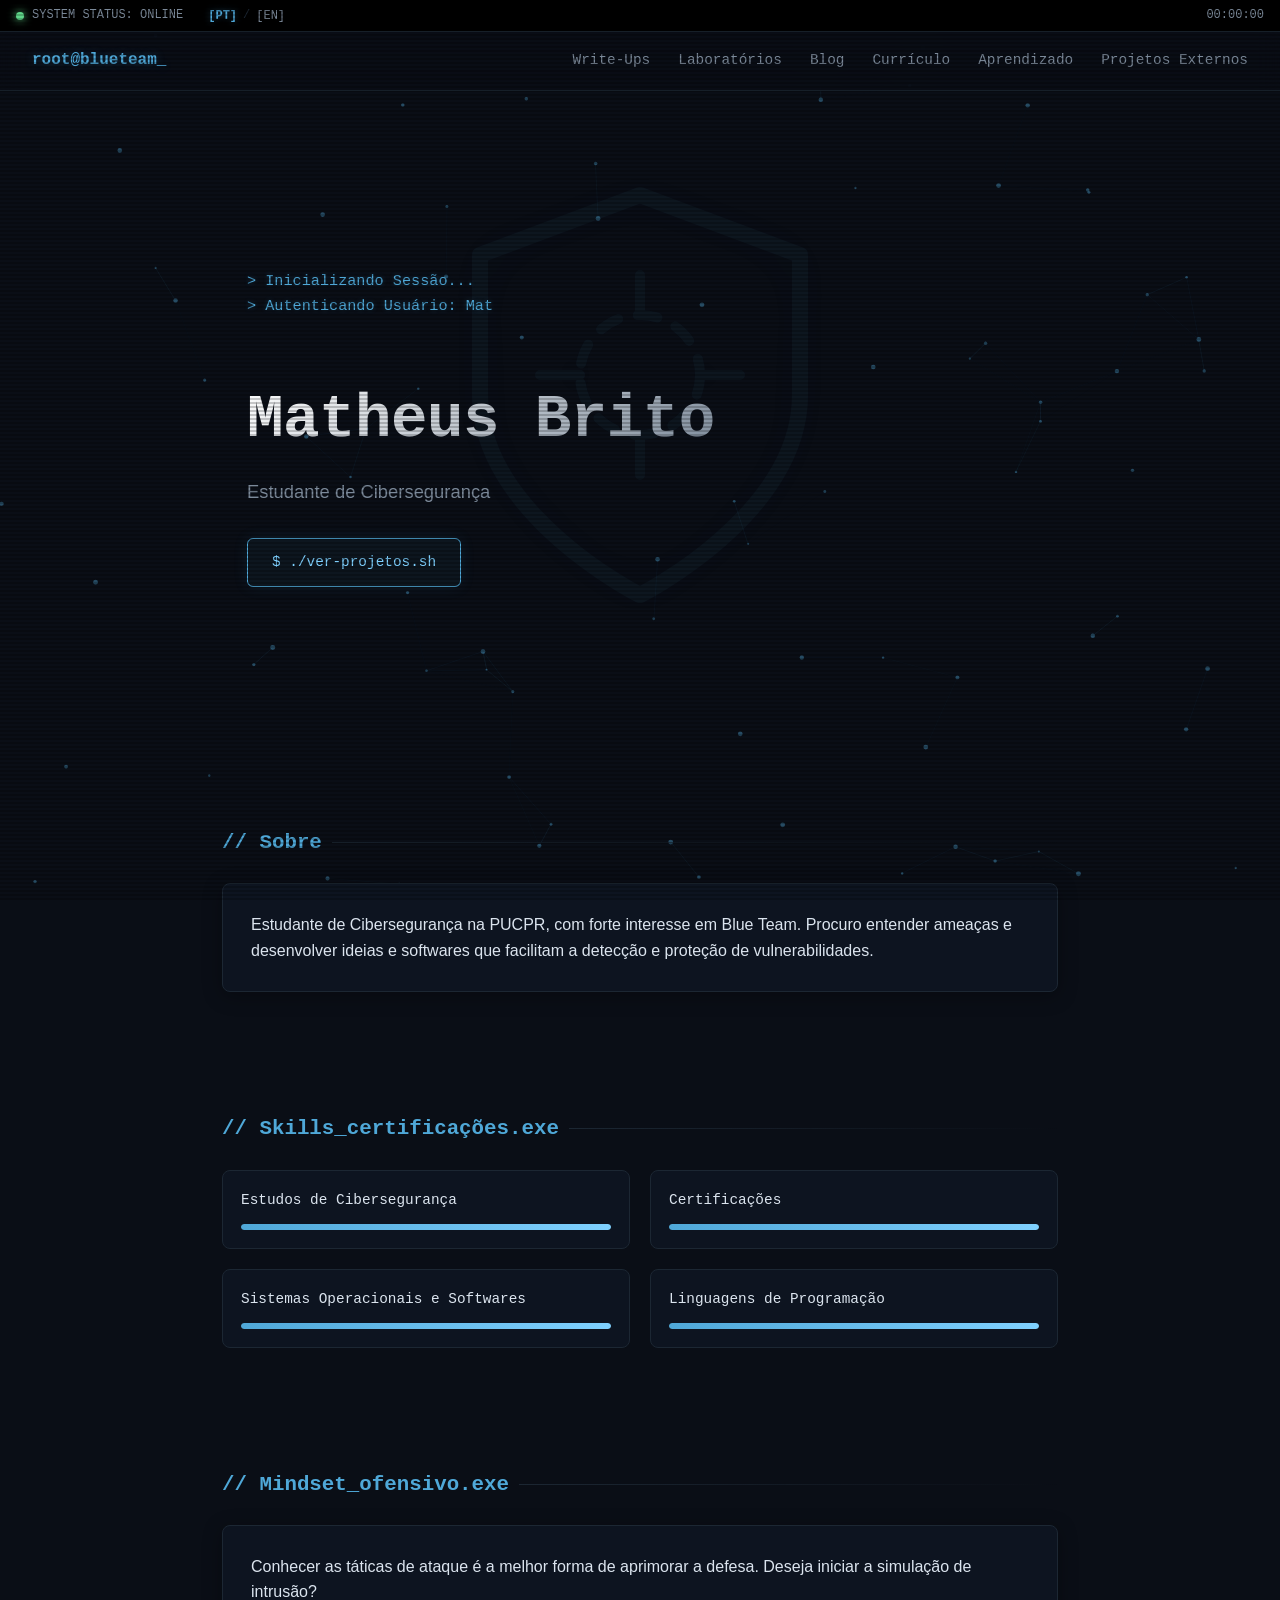
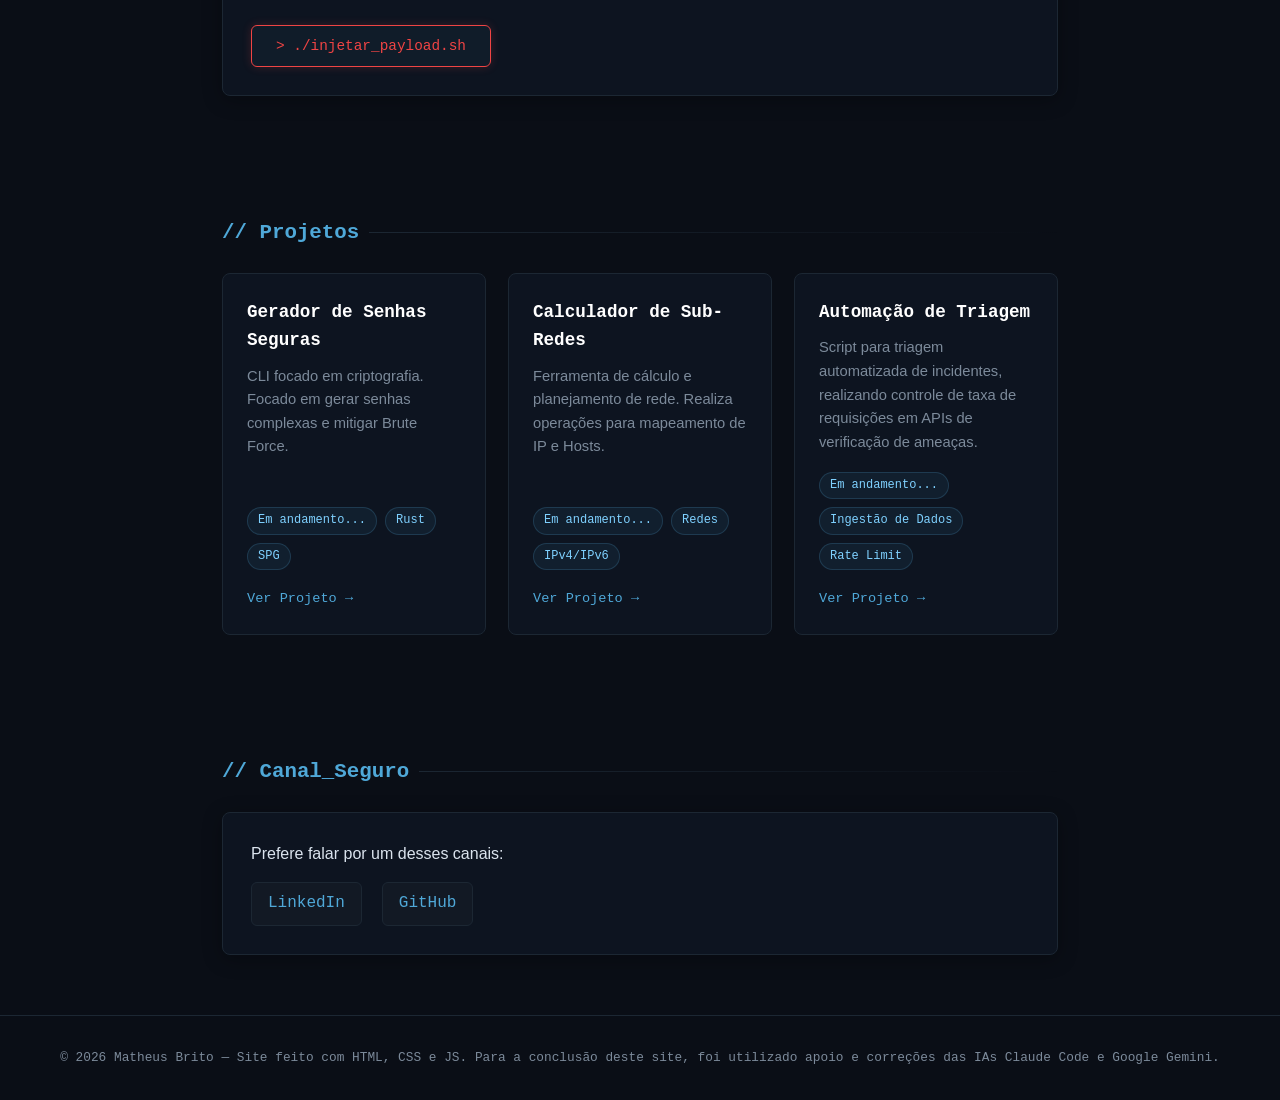
<file: index.html>
<!DOCTYPE html>
<html lang="pt-BR">
<head>
  <meta charset="UTF-8">
  <meta name="viewport" content="width=device-width, initial-scale=1.0">
  <title>Blue Team / SOC Analyst</title>
  <link rel="stylesheet" href="CSS/style.css">
  
 
  <link rel="preconnect" href="https://fonts.googleapis.com">
  <link rel="preconnect" href="https://fonts.gstatic.com" crossorigin>
  <link rel="stylesheet" href="CSS/style.css">
 
</head>
<body>
  <!-- Div que realiza a varredura visual -->
  <div class="scan-wipe"></div>

  <canvas id="bgCanvas"></canvas>
 
  <div class="status-bar">
    <span class="status-dot"></span>
    <span data-lang-pt="SYSTEM STATUS: ONLINE" data-lang-en="SYSTEM STATUS: ONLINE">SYSTEM STATUS: ONLINE</span>
    
    <div class="language-switcher">
      <button type="button" id="btn-pt" class="lang-btn active" onclick="setLanguage('pt')">[PT]</button>
      <span style="color: var(--border);">/</span>
      <button type="button" id="btn-en" class="lang-btn" onclick="setLanguage('en')">[EN]</button>
    </div>

    <span class="status-bar-clock" id="clock">00:00:00</span>
  </div>
 
  <header class="nav">
    <div class="nav-logo">root@blueteam<span class="cursor-blink">_</span></div>
    <button type="button" class="nav-toggle" id="navToggle" aria-label="Abrir menu" aria-expanded="false" aria-controls="navLinks">
      <span></span><span></span><span></span>
    </button>
    <nav class="nav-links" id="navLinks">
      <!-- <a href="#sobre" data-lang-pt="Sobre" data-lang-en="About">Sobre</a>
      <a href="#skills" data-lang-pt="Skills" data-lang-en="Skills">Skills</a>
      <a href="#mindset" data-lang-pt="Mindset" data-lang-en="Mindset">Mindset</a>
      <a href="#projetos" data-lang-pt="Projetos" data-lang-en="Projects">Projetos</a>
      <a href="#contato" data-lang-pt="Contato" data-lang-en="Contact">Contato</a> -->
      <a href="write-ups.html" data-lang-pt="Write-Ups" data-lang-en="Write-Ups">Write-Ups</a>
      <a href="home-lab.html" data-lang-pt="Laboratórios" data-lang-en="Home Labs">Home Labs</a>
      <a href="blog.html" data-lang-pt="Blog" data-lang-en="Blog">Blog</a>
      <a href="curriculo.html" data-lang-pt="Currículo" data-lang-en="Curriculum">Currículo</a>
      <a href="jornada.html" data-lang-pt="Aprendizado" data-lang-en="Learning">Jornada</a>
      <a href="fora-cibersec.html" data-lang-pt="Projetos Externos" data-lang-en="External Projects">Projetos Externos</a>
    </nav>
  </header>
 
  <section class="hero">
    <div class="shield-bg" aria-hidden="true">
      <svg class="symbol-blue" viewBox="0 0 24 24" fill="none" stroke="currentColor" stroke-width="0.8" stroke-linecap="round" stroke-linejoin="round">
        <path d="M12 22s8-4 8-10V5l-8-3-8 3v7c0 6 8 10 8 10z"/>
        <circle cx="12" cy="11" r="3" stroke-width="0.5" stroke-dasharray="1 1"/>
        <path d="M12 6v2M12 14v2M7 11h2M15 11h2" stroke-width="0.5"/>
      </svg>
      <svg class="symbol-red" style="display: none; color: #ef4444;" viewBox="0 0 24 24" fill="none" stroke="currentColor" stroke-width="1">
        <circle cx="12" cy="12" r="10" />
        <circle cx="12" cy="12" r="6" stroke-dasharray="2 3" />
        <circle cx="12" cy="12" r="2" fill="currentColor"/>
        <path d="M12 2v4M12 18v4M2 12h4M18 12h4"/>
      </svg>
    </div>

    <pre class="terminal-intro" id="terminalIntro"></pre>
    <h1 class="hero-name">Matheus Brito</h1>
    <p class="hero-subtitle" data-lang-pt="Estudante de Cibersegurança" data-lang-en="Cybersecurity Student">Estudante de Cibersegurança</p>
    <a href="#projetos" class="btn" data-lang-pt="$ ./ver-projetos.sh" data-lang-en="$ ./view-projects.sh">$ ./ver-projetos.sh</a>
  </section>
 
  <section id="sobre" class="section reveal">
    <h2 class="section-title" data-lang-pt="// Sobre" data-lang-en="// About">// sobre</h2>
    <div class="panel">
      <p data-lang-pt="Estudante de Cibersegurança na PUCPR, com forte interesse em Blue Team. Procuro entender ameaças e desenvolver ideias e softwares que facilitam a detecção e proteção de vulnerabilidades."
         data-lang-en="Cybersecurity student at PUCPR with a strong interest in Blue Team operations. I aim to understand threats and develop ideas and software that facilitate vulnerability detection and protection.">
         Estudante de Cibersegurança na PUCPR, com forte interesse em Blue Team. Procuro entender ameaças e desenvolver ideias e softwares que facilitam a detecção e proteção de vulnerabilidades.
      </p>
    </div>
  </section>
 
  <section id="skills" class="section reveal">
    <h2 class="section-title" data-lang-pt="// Skills_certificações.exe" data-lang-en="// Skills_certifications.exe">// Skills_certificações.exe</h2>
    <div class="skills-grid">
      <div class="skill-card">
        <div class="skill-name" data-lang-pt="Estudos de Cibersegurança" data-lang-en="Cybersecurity Studies">Estudos de Cibersegurança</div>
        <div class="skill-bar"><div class="skill-fill" data-width="100%"></div></div>
      </div>
      <div class="skill-card">
        <div class="skill-name" data-lang-pt="Certificações" data-lang-en="Certifications">Certificações</div>
        <div class="skill-bar"><div class="skill-fill" data-width="100%"></div></div>
      </div>
      <div class="skill-card">
        <div class="skill-name" data-lang-pt="Sistemas Operacionais e Softwares" data-lang-en="Operating Systems & Software">Sistemas Operacionais e Softwares</div>
        <div class="skill-bar"><div class="skill-fill" data-width="100%"></div></div>
      </div>
      <div class="skill-card">
        <div class="skill-name" data-lang-pt="Linguagens de Programação" data-lang-en="Programming Languages">Linguagens de Programação</div>
        <div class="skill-bar"><div class="skill-fill" data-width="100%"></div></div>
      </div>
    </div>
  </section>

  <section id="mindset" class="section reveal">
    <h2 class="section-title" data-lang-pt="// Mindset_ofensivo.exe" data-lang-en="// Offensive_mindset.exe">// Mindset_ofensivo.exe</h2>
    <div class="panel" style="position: relative; overflow: hidden;">
      <p id="redTeamText" data-lang-pt="Conhecer as táticas de ataque é a melhor forma de aprimorar a defesa. Deseja iniciar a simulação de intrusão?"
                         data-lang-en="Knowing attack tactics is the best way to improve defense. Would you like to start the intrusion simulation?">
        Conhecer as táticas de ataque é a melhor forma de aprimorar a defesa. Deseja iniciar a simulação de intrusão?
      </p>

      <button type="button" class="btn" id="btnRedTeam" style="margin-top: 20px; border-color: #ef4444; color: #ef4444; box-shadow: 0 0 10px rgba(239, 68, 68, 0.2);"
              data-lang-pt="&gt; ./injetar_payload.sh" data-lang-en="&gt; ./inject_payload.sh">
        &gt; ./injetar_payload.sh
      </button>

      <div id="purpleContent" style="display: none; margin-top: 20px;">
        <h3 style="color: var(--accent); font-family: var(--font-mono); margin-bottom: 12px;"
            data-lang-pt="[+] OVERRIDE BEM-SUCEDIDO: BEM-VINDO AO PURPLE TEAM"
            data-lang-en="[+] OVERRIDE SUCCESSFUL: WELCOME TO PURPLE TEAM">
          [+] OVERRIDE BEM-SUCEDIDO: BEM-VINDO AO PURPLE TEAM
        </h3>
        <p style="color: var(--text-dim); margin-bottom: 25px;"
           data-lang-pt="A segurança real acontece quando a defesa (Blue Team) e o ataque (Red Team) trabalham juntos. Estudar técnicas de Red Team me permite antecipar movimentos adversários, identificar vulnerabilidades antes que sejam exploradas e construir regras de detecção (SIEM) muito mais precisas e eficientes."
           data-lang-en="Real security happens when defense (Blue Team) and attack (Red Team) work together. Studying Red Team techniques allows me to anticipate adversary movements, identify vulnerabilities before they are exploited, and build much more precise and efficient detection rules (SIEM).">
          A segurança real acontece quando a defesa (Blue Team) e o ataque (Red Team) trabalham juntos. Estudar técnicas de Red Team me permite antecipar movimentos adversários, identificar vulnerabilidades antes que sejam exploradas e construir regras de detecção (SIEM) muito mais precisas e eficientes.
        </p>
        
        <button type="button" class="btn" id="btnRestoreBlue" style="border-color: var(--ok); color: var(--ok); box-shadow: 0 0 10px rgba(95, 214, 138, 0.2); margin-top: 0;"
                data-lang-pt="&gt; ./restaurar_defesas.sh" data-lang-en="&gt; ./restore_defenses.sh">
          &gt; ./restaurar_defesas.sh
        </button>
      </div>
    </div>
  </section>
 
  <section id="projetos" class="section reveal">
    <h2 class="section-title" id="projetosTitle" data-lang-pt="// Projetos" data-lang-en="// Projects">// Projetos</h2>
    
    <div id="blueProjects" class="projects-grid">
      <div class="project-card">
        <h3 data-lang-pt="Gerador de Senhas Seguras" data-lang-en="Secure Password Generator">Gerador de Senhas Seguras</h3>
        <p data-lang-pt="CLI focado em criptografia. Focado em gerar senhas complexas e mitigar Brute Force." data-lang-en="CLI focused on cryptography. Focused on generating complex passwords and mitigating Brute Force.">CLI focado em criptografia. Focado em gerar senhas complexas e mitigar Brute Force.</p>
        <div class="tags"><span class="tag" data-lang-pt="Em andamento..." data-lang-en="In progress...">Em andamento...</span><span class="tag">Rust</span><span class="tag">SPG</span></div>
        <a href="#" class="project-link" data-lang-pt="Ver Projeto &rarr;" data-lang-en="View Project &rarr;">Ver Projeto &rarr;</a>
      </div>
      <div class="project-card">
        <h3 data-lang-pt="Calculador de Sub-Redes" data-lang-en="Subnet Calculator">Calculador de Sub-Redes</h3>
        <p data-lang-pt="Ferramenta de cálculo e planejamento de rede. Realiza operações para mapeamento de IP e Hosts." data-lang-en="Network calculation and planning tool. Performs operations for IP and Host mapping.">Ferramenta de cálculo e planejamento de rede. Realiza operações para mapeamento de IP e Hosts.</p>
        <div class="tags"><span class="tag" data-lang-pt="Em andamento..." data-lang-en="In progress...">Em andamento...</span><span class="tag" data-lang-pt="Redes" data-lang-en="Networking">Redes</span><span class="tag">IPv4/IPv6</span></div>
        <a href="#" class="project-link" data-lang-pt="Ver Projeto &rarr;" data-lang-en="View Project &rarr;">Ver Projeto &rarr;</a>
      </div>
      <div class="project-card">
        <h3 data-lang-pt="Automação de Triagem" data-lang-en="Triage Automation">Automação de Triagem</h3>
        <p data-lang-pt="Script para triagem automatizada de incidentes, realizando controle de taxa de requisições em APIs de verificação de ameaças." data-lang-en="Script for automated incident triage, performing rate-limiting control on threat verification APIs.">Script para triagem automatizada de incidentes, realizando controle de taxa de requisições em APIs de verificação de ameaças.</p>
        <div class="tags"><span class="tag" data-lang-pt="Em andamento..." data-lang-en="In progress...">Em andamento...</span><span class="tag" data-lang-pt="Ingestão de Dados" data-lang-en="Data Ingestion">Ingestão de Dados</span><span class="tag">Rate Limit</span></div>
        <a href="#" class="project-link" data-lang-pt="Ver Projeto &rarr;" data-lang-en="View Project &rarr;">Ver Projeto &rarr;</a>
      </div>
    </div>

    <div id="redProjects" class="projects-grid" style="display: none;">
      <div class="project-card" style="border-color: #ef4444; border-style: dashed;">
        <h3 style="color: #ef4444;">Port Scanner</h3>
        <p data-lang-pt="Um script em Rust que realiza varreduras TCP connect em endereços IP locais ou redes autorizadas para identificar portas abertas e serviços rodando." data-lang-en="A Rust script that performs TCP connect scans on local IP addresses or authorized networks to identify open ports and running services.">Um script em Rust que realiza varreduras TCP connect em endereços IP locais ou redes autorizadas para identificar portas abertas e serviços rodando.</p>
        <div class="tags"><span class="tag" style="border-color: rgba(239, 68, 68, 0.4); color: #f87171;">Recon</span><span class="tag" style="border-color: rgba(239, 68, 68, 0.4); color: #f87171;">TCP Sockets</span></div>
        <a href="#" class="project-link" style="color: #ef4444;" data-lang-pt="Ver Projeto &rarr;" data-lang-en="View Project &rarr;">Ver Projeto &rarr;</a>
      </div>
      <div class="project-card" style="border-color: #ef4444; border-style: dashed;">
        <h3 style="color: #ef4444;" data-lang-pt="Verificador de Logs / Hash Cracker" data-lang-en="Log Analyzer / Hash Cracker">Verificador de Logs / Hash Cracker</h3>
        <p data-lang-pt="Uma ferramenta que lê arquivos de texto contendo hashes de senhas (como MD5 e SHA-256) e executa um ataque de força bruta ou dicionário comparando com uma lista de palavras comuns." data-lang-en="A tool that reads text files containing password hashes (such as MD5 and SHA-256) and performs a brute-force or dictionary attack comparing them against a common wordlist.">Uma ferramenta que lê arquivos de texto contendo hashes de senhas (como MD5 e SHA-256) e executa um ataque de força bruta ou dicionário comparando com uma lista de palavras comuns.</p>
        <div class="tags"><span class="tag" style="border-color: rgba(239, 68, 68, 0.4); color: #f87171;">Cryptography</span><span class="tag" style="border-color: rgba(239, 68, 68, 0.4); color: #f87171;" data-lang-pt="Password Cracking" data-lang-en="Password Cracking">Password Cracking</span></div>
        <a href="#" class="project-link" style="color: #ef4444;" data-lang-pt="Ver Projeto &rarr;" data-lang-en="View Project &rarr;">Ver Projeto &rarr;</a>
      </div>
    </div>
  </section>
 
  <section id="contato" class="section reveal">
    <h2 class="section-title" data-lang-pt="// Canal_Seguro" data-lang-en="// Secure_Channel">// canal seguro</h2>
    <div class="panel contact-panel">
      <p data-lang-pt="Prefere falar por um desses canais:" data-lang-en="Prefer to reach out through one of these channels:">Prefere falar por um desses canais:</p>
      <div class="contact-links">
        <!-- <a href="mailto:seuemail@exemplo.com">E-Mail</a> -->
        <a href="https://www.linkedin.com/in/matheus--brito-" target="_blank" rel="noopener noreferrer">LinkedIn</a>
        <a href="https://github.com/MathBrito0" target="_blank" rel="noopener noreferrer">GitHub</a>
      </div>
    </div>
  </section>
 
  <footer class="footer">
    <p data-lang-pt="© 2026 Matheus Brito — Site feito com HTML, CSS e JS. Para a conclusão deste site, foi utilizado apoio e correções das IAs Claude Code e Google Gemini." data-lang-en="© 2026 Matheus Brito — built with pure HTML, CSS, and JS.">© 2026 Matheus Brito — feito com HTML, CSS e JS puro.</p>
  </footer>

<!-- Modal de Aviso de Injeção (Red Team) -->
<div id="warningModal" style="display: none; position: fixed; top: 0; left: 0; width: 100vw; height: 100vh; background: rgba(0,0,0,0.85); z-index: 10000; justify-content: center; align-items: center; backdrop-filter: blur(6px);">
    <div style="background: #0d0608; border: 1px solid #ef4444; padding: 32px; max-width: 500px; width: 90%; text-align: center; box-shadow: 0 0 35px rgba(239, 68, 68, 0.35);">
      
      <h3 style="color: #ef4444; margin-bottom: 15px; font-family: 'JetBrains Mono', monospace; font-size: 1.1rem;"
          data-lang-pt="[!] ATENÇÃO: OPERAÇÃO CRÍTICA"
          data-lang-en="[!] WARNING: CRITICAL OPERATION">
        [!] ATENÇÃO: OPERAÇÃO CRÍTICA
      </h3>
      
      <p style="color: #ccc; margin-bottom: 25px; font-family: 'JetBrains Mono', monospace; font-size: 0.88rem; line-height: 1.5;">
        <span data-lang-pt="Você tem certeza que quer rodar esse comando no meu portfólio?"
              data-lang-en="Are you sure you want to run this command on my portfolio?">
          Você tem certeza que quer rodar esse comando no meu portfólio?
        </span>
        <br><br>
        <span style="color: #ef4444;"
              data-lang-pt="Eu não recomendo, isso pode causar consequências irreversíveis."
              data-lang-en="I do not recommend it, this may cause irreversible consequences.">
          Eu não recomendo, isso pode causar consequências irreversíveis.
        </span>
      </p>
      
      <div style="display: flex; gap: 15px; justify-content: center;">
        <button id="btnCancel" class="btn" style="border-color: #555; color: #aaa; margin-top: 0;"
                data-lang-pt="> Abortar"
                data-lang-en="> Abort">
          > Abortar
        </button>
        
        <button id="btnConfirm" class="btn" style="border-color: #ef4444; color: #ef4444; font-weight: bold; margin-top: 0;"
                data-lang-pt="> Sim, Injetar"
                data-lang-en="> Yes, Inject">
          > Sim, Injetar
        </button>
      </div>

    </div>
  </div> 
  <script src="JavaScript/main.js"></script>
</body>
</html>
</file>
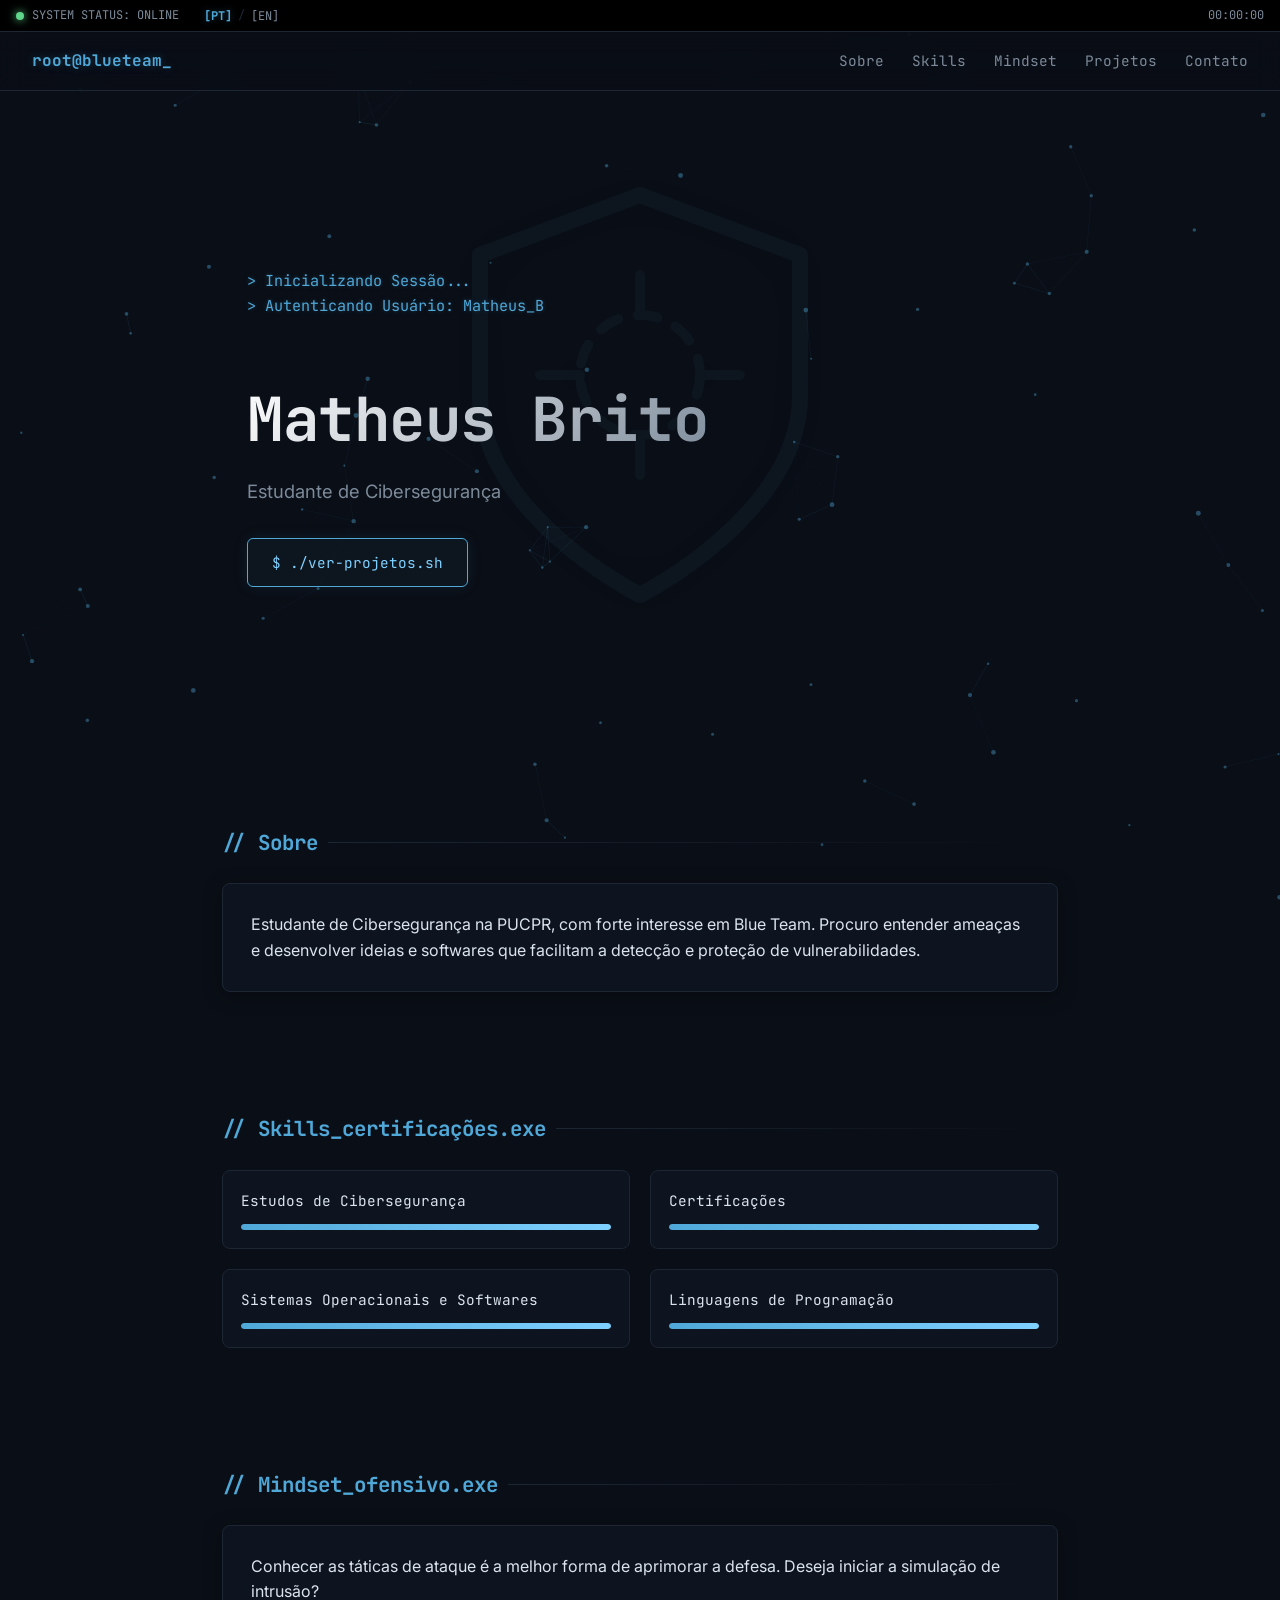
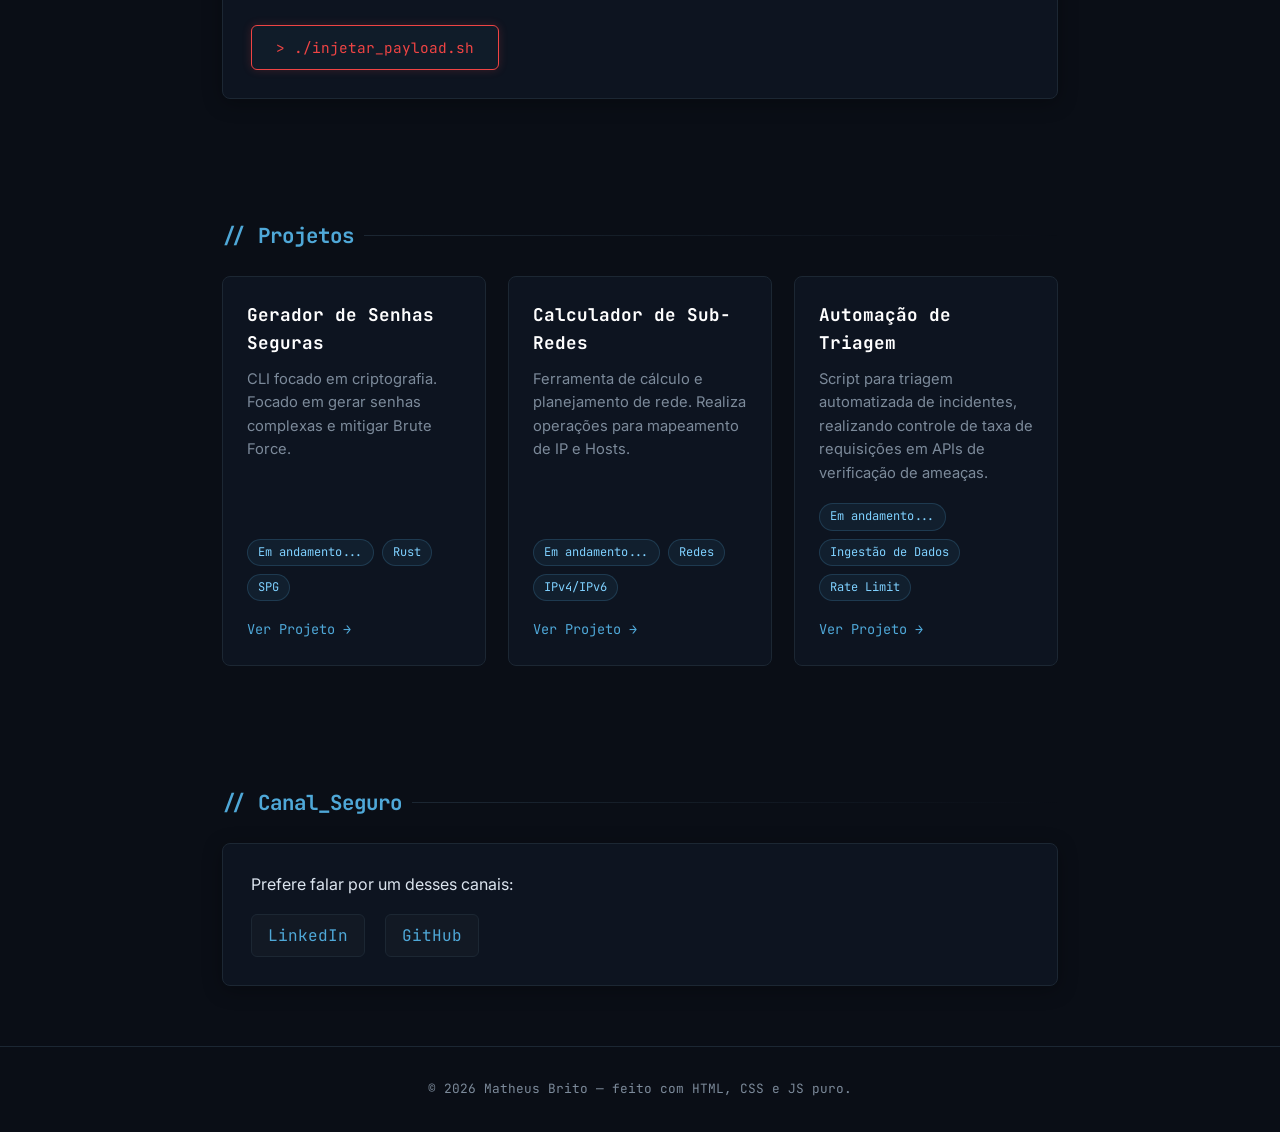
<file: Portifólio/index.html>
<!DOCTYPE html>
<html lang="pt-BR">
<head>
  <meta charset="UTF-8">
  <meta name="viewport" content="width=device-width, initial-scale=1.0">
  <title>Blue Team / SOC Analyst</title>
  <link rel="stylesheet" href="CSS/style.css">
  
 
  <link rel="preconnect" href="https://fonts.googleapis.com">
  <link rel="preconnect" href="https://fonts.gstatic.com" crossorigin>
  <link href="https://fonts.googleapis.com/css2?family=JetBrains+Mono:wght@400;500;700&family=Inter:wght@400;500;600&display=swap" rel="stylesheet">
 
</head>
<body>
  <!-- Div que realiza a varredura visual -->
  <div class="scan-wipe"></div>

  <canvas id="bgCanvas"></canvas>
 
  <div class="status-bar">
    <span class="status-dot"></span>
    <span data-lang-pt="SYSTEM STATUS: ONLINE" data-lang-en="SYSTEM STATUS: ONLINE">SYSTEM STATUS: ONLINE</span>
    
    <div class="language-switcher">
      <button type="button" id="btn-pt" class="lang-btn active" onclick="setLanguage('pt')">[PT]</button>
      <span style="color: var(--border);">/</span>
      <button type="button" id="btn-en" class="lang-btn" onclick="setLanguage('en')">[EN]</button>
    </div>

    <span class="status-bar-clock" id="clock">00:00:00</span>
  </div>
 
  <header class="nav">
    <div class="nav-logo">root@blueteam<span class="cursor-blink">_</span></div>
    <button type="button" class="nav-toggle" id="navToggle" aria-label="Abrir menu" aria-expanded="false" aria-controls="navLinks">
      <span></span><span></span><span></span>
    </button>
    <nav class="nav-links" id="navLinks">
      <a href="#sobre" data-lang-pt="Sobre" data-lang-en="About">Sobre</a>
      <a href="#skills" data-lang-pt="Skills" data-lang-en="Skills">Skills</a>
      <a href="#mindset" data-lang-pt="Mindset" data-lang-en="Mindset">Mindset</a>
      <a href="#projetos" data-lang-pt="Projetos" data-lang-en="Projects">Projetos</a>
      <a href="#contato" data-lang-pt="Contato" data-lang-en="Contact">Contato</a>
    </nav>
  </header>
 
  <section class="hero">
    <div class="shield-bg" aria-hidden="true">
      <svg class="symbol-blue" viewBox="0 0 24 24" fill="none" stroke="currentColor" stroke-width="0.8" stroke-linecap="round" stroke-linejoin="round">
        <path d="M12 22s8-4 8-10V5l-8-3-8 3v7c0 6 8 10 8 10z"/>
        <circle cx="12" cy="11" r="3" stroke-width="0.5" stroke-dasharray="1 1"/>
        <path d="M12 6v2M12 14v2M7 11h2M15 11h2" stroke-width="0.5"/>
      </svg>
      <svg class="symbol-red" style="display: none; color: #ef4444;" viewBox="0 0 24 24" fill="none" stroke="currentColor" stroke-width="1">
        <circle cx="12" cy="12" r="10" />
        <circle cx="12" cy="12" r="6" stroke-dasharray="2 3" />
        <circle cx="12" cy="12" r="2" fill="currentColor"/>
        <path d="M12 2v4M12 18v4M2 12h4M18 12h4"/>
      </svg>
    </div>

    <pre class="terminal-intro" id="terminalIntro"></pre>
    <h1 class="hero-name">Matheus Brito</h1>
    <p class="hero-subtitle" data-lang-pt="Estudante de Cibersegurança" data-lang-en="Cybersecurity Student">Estudante de Cibersegurança</p>
    <a href="#projetos" class="btn" data-lang-pt="$ ./ver-projetos.sh" data-lang-en="$ ./view-projects.sh">$ ./ver-projetos.sh</a>
  </section>
 
  <section id="sobre" class="section reveal">
    <h2 class="section-title" data-lang-pt="// Sobre" data-lang-en="// About">// sobre</h2>
    <div class="panel">
      <p data-lang-pt="Estudante de Cibersegurança na PUCPR, com forte interesse em Blue Team. Procuro entender ameaças e desenvolver ideias e softwares que facilitam a detecção e proteção de vulnerabilidades."
         data-lang-en="Cybersecurity student at PUCPR with a strong interest in Blue Team operations. I aim to understand threats and develop ideas and software that facilitate vulnerability detection and protection.">
         Estudante de Cibersegurança na PUCPR, com forte interesse em Blue Team. Procuro entender ameaças e desenvolver ideias e softwares que facilitam a detecção e proteção de vulnerabilidades.
      </p>
    </div>
  </section>
 
  <section id="skills" class="section reveal">
    <h2 class="section-title" data-lang-pt="// Skills_certificações.exe" data-lang-en="// Skills_certifications.exe">// Skills_certificações.exe</h2>
    <div class="skills-grid">
      <div class="skill-card">
        <div class="skill-name" data-lang-pt="Estudos de Cibersegurança" data-lang-en="Cybersecurity Studies">Estudos de Cibersegurança</div>
        <div class="skill-bar"><div class="skill-fill" data-width="100%"></div></div>
      </div>
      <div class="skill-card">
        <div class="skill-name" data-lang-pt="Certificações" data-lang-en="Certifications">Certificações</div>
        <div class="skill-bar"><div class="skill-fill" data-width="100%"></div></div>
      </div>
      <div class="skill-card">
        <div class="skill-name" data-lang-pt="Sistemas Operacionais e Softwares" data-lang-en="Operating Systems & Software">Sistemas Operacionais e Softwares</div>
        <div class="skill-bar"><div class="skill-fill" data-width="100%"></div></div>
      </div>
      <div class="skill-card">
        <div class="skill-name" data-lang-pt="Linguagens de Programação" data-lang-en="Programming Languages">Linguagens de Programação</div>
        <div class="skill-bar"><div class="skill-fill" data-width="100%"></div></div>
      </div>
    </div>
  </section>

  <section id="mindset" class="section reveal">
    <h2 class="section-title" data-lang-pt="// Mindset_ofensivo.exe" data-lang-en="// Offensive_mindset.exe">// Mindset_ofensivo.exe</h2>
    <div class="panel" style="position: relative; overflow: hidden;">
      <p id="redTeamText" data-lang-pt="Conhecer as táticas de ataque é a melhor forma de aprimorar a defesa. Deseja iniciar a simulação de intrusão?"
                         data-lang-en="Knowing attack tactics is the best way to improve defense. Would you like to start the intrusion simulation?">
        Conhecer as táticas de ataque é a melhor forma de aprimorar a defesa. Deseja iniciar a simulação de intrusão?
      </p>

      <button type="button" class="btn" id="btnRedTeam" style="margin-top: 20px; border-color: #ef4444; color: #ef4444; box-shadow: 0 0 10px rgba(239, 68, 68, 0.2);"
              data-lang-pt="&gt; ./injetar_payload.sh" data-lang-en="&gt; ./inject_payload.sh">
        &gt; ./injetar_payload.sh
      </button>

      <div id="purpleContent" style="display: none; margin-top: 20px;">
        <h3 style="color: var(--accent); font-family: var(--font-mono); margin-bottom: 12px;"
            data-lang-pt="[+] OVERRIDE BEM-SUCEDIDO: BEM-VINDO AO PURPLE TEAM"
            data-lang-en="[+] OVERRIDE SUCCESSFUL: WELCOME TO PURPLE TEAM">
          [+] OVERRIDE BEM-SUCEDIDO: BEM-VINDO AO PURPLE TEAM
        </h3>
        <p style="color: var(--text-dim); margin-bottom: 25px;"
           data-lang-pt="A segurança real acontece quando a defesa (Blue Team) e o ataque (Red Team) trabalham juntos. Estudar técnicas de Red Team me permite antecipar movimentos adversários, identificar vulnerabilidades antes que sejam exploradas e construir regras de detecção (SIEM) muito mais precisas e eficientes."
           data-lang-en="Real security happens when defense (Blue Team) and attack (Red Team) work together. Studying Red Team techniques allows me to anticipate adversary movements, identify vulnerabilities before they are exploited, and build much more precise and efficient detection rules (SIEM).">
          A segurança real acontece quando a defesa (Blue Team) e o ataque (Red Team) trabalham juntos. Estudar técnicas de Red Team me permite antecipar movimentos adversários, identificar vulnerabilidades antes que sejam exploradas e construir regras de detecção (SIEM) muito mais precisas e eficientes.
        </p>
        
        <button type="button" class="btn" id="btnRestoreBlue" style="border-color: var(--ok); color: var(--ok); box-shadow: 0 0 10px rgba(95, 214, 138, 0.2); margin-top: 0;"
                data-lang-pt="&gt; ./restaurar_defesas.sh" data-lang-en="&gt; ./restore_defenses.sh">
          &gt; ./restaurar_defesas.sh
        </button>
      </div>
    </div>
  </section>
 
  <section id="projetos" class="section reveal">
    <h2 class="section-title" id="projetosTitle" data-lang-pt="// Projetos" data-lang-en="// Projects">// Projetos</h2>
    
    <div id="blueProjects" class="projects-grid">
      <div class="project-card">
        <h3 data-lang-pt="Gerador de Senhas Seguras" data-lang-en="Secure Password Generator">Gerador de Senhas Seguras</h3>
        <p data-lang-pt="CLI focado em criptografia. Focado em gerar senhas complexas e mitigar Brute Force." data-lang-en="CLI focused on cryptography. Focused on generating complex passwords and mitigating Brute Force.">CLI focado em criptografia. Focado em gerar senhas complexas e mitigar Brute Force.</p>
        <div class="tags"><span class="tag" data-lang-pt="Em andamento..." data-lang-en="In progress...">Em andamento...</span><span class="tag">Rust</span><span class="tag">SPG</span></div>
        <a href="#" class="project-link" data-lang-pt="Ver Projeto &rarr;" data-lang-en="View Project &rarr;">Ver Projeto &rarr;</a>
      </div>
      <div class="project-card">
        <h3 data-lang-pt="Calculador de Sub-Redes" data-lang-en="Subnet Calculator">Calculador de Sub-Redes</h3>
        <p data-lang-pt="Ferramenta de cálculo e planejamento de rede. Realiza operações para mapeamento de IP e Hosts." data-lang-en="Network calculation and planning tool. Performs operations for IP and Host mapping.">Ferramenta de cálculo e planejamento de rede. Realiza operações para mapeamento de IP e Hosts.</p>
        <div class="tags"><span class="tag" data-lang-pt="Em andamento..." data-lang-en="In progress...">Em andamento...</span><span class="tag" data-lang-pt="Redes" data-lang-en="Networking">Redes</span><span class="tag">IPv4/IPv6</span></div>
        <a href="#" class="project-link" data-lang-pt="Ver Projeto &rarr;" data-lang-en="View Project &rarr;">Ver Projeto &rarr;</a>
      </div>
      <div class="project-card">
        <h3 data-lang-pt="Automação de Triagem" data-lang-en="Triage Automation">Automação de Triagem</h3>
        <p data-lang-pt="Script para triagem automatizada de incidentes, realizando controle de taxa de requisições em APIs de verificação de ameaças." data-lang-en="Script for automated incident triage, performing rate-limiting control on threat verification APIs.">Script para triagem automatizada de incidentes, realizando controle de taxa de requisições em APIs de verificação de ameaças.</p>
        <div class="tags"><span class="tag" data-lang-pt="Em andamento..." data-lang-en="In progress...">Em andamento...</span><span class="tag" data-lang-pt="Ingestão de Dados" data-lang-en="Data Ingestion">Ingestão de Dados</span><span class="tag">Rate Limit</span></div>
        <a href="#" class="project-link" data-lang-pt="Ver Projeto &rarr;" data-lang-en="View Project &rarr;">Ver Projeto &rarr;</a>
      </div>
    </div>

    <div id="redProjects" class="projects-grid" style="display: none;">
      <div class="project-card" style="border-color: #ef4444; border-style: dashed;">
        <h3 style="color: #ef4444;">Port Scanner</h3>
        <p data-lang-pt="Um script em Rust que realiza varreduras TCP connect em endereços IP locais ou redes autorizadas para identificar portas abertas e serviços rodando." data-lang-en="A Rust script that performs TCP connect scans on local IP addresses or authorized networks to identify open ports and running services.">Um script em Rust que realiza varreduras TCP connect em endereços IP locais ou redes autorizadas para identificar portas abertas e serviços rodando.</p>
        <div class="tags"><span class="tag" style="border-color: rgba(239, 68, 68, 0.4); color: #f87171;">Recon</span><span class="tag" style="border-color: rgba(239, 68, 68, 0.4); color: #f87171;">TCP Sockets</span></div>
        <a href="#" class="project-link" style="color: #ef4444;" data-lang-pt="Ver Projeto &rarr;" data-lang-en="View Project &rarr;">Ver Projeto &rarr;</a>
      </div>
      <div class="project-card" style="border-color: #ef4444; border-style: dashed;">
        <h3 style="color: #ef4444;" data-lang-pt="Verificador de Logs / Hash Cracker" data-lang-en="Log Analyzer / Hash Cracker">Verificador de Logs / Hash Cracker</h3>
        <p data-lang-pt="Uma ferramenta que lê arquivos de texto contendo hashes de senhas (como MD5 e SHA-256) e executa um ataque de força bruta ou dicionário comparando com uma lista de palavras comuns." data-lang-en="A tool that reads text files containing password hashes (such as MD5 and SHA-256) and performs a brute-force or dictionary attack comparing them against a common wordlist.">Uma ferramenta que lê arquivos de texto contendo hashes de senhas (como MD5 e SHA-256) e executa um ataque de força bruta ou dicionário comparando com uma lista de palavras comuns.</p>
        <div class="tags"><span class="tag" style="border-color: rgba(239, 68, 68, 0.4); color: #f87171;">Cryptography</span><span class="tag" style="border-color: rgba(239, 68, 68, 0.4); color: #f87171;" data-lang-pt="Password Cracking" data-lang-en="Password Cracking">Password Cracking</span></div>
        <a href="#" class="project-link" style="color: #ef4444;" data-lang-pt="Ver Projeto &rarr;" data-lang-en="View Project &rarr;">Ver Projeto &rarr;</a>
      </div>
    </div>
  </section>
 
  <section id="contato" class="section reveal">
    <h2 class="section-title" data-lang-pt="// Canal_Seguro" data-lang-en="// Secure_Channel">// canal seguro</h2>
    <div class="panel contact-panel">
      <p data-lang-pt="Prefere falar por um desses canais:" data-lang-en="Prefer to reach out through one of these channels:">Prefere falar por um desses canais:</p>
      <div class="contact-links">
        <!-- <a href="mailto:seuemail@exemplo.com">E-Mail</a> -->
        <a href="https://www.linkedin.com/in/matheus--brito-" target="_blank" rel="noopener noreferrer">LinkedIn</a>
        <a href="https://github.com/MathBrito0" target="_blank" rel="noopener noreferrer">GitHub</a>
      </div>
    </div>
  </section>
 
  <footer class="footer">
    <p data-lang-pt="© 2026 Matheus Brito — feito com HTML, CSS e JS puro." data-lang-en="© 2026 Matheus Brito — built with pure HTML, CSS, and JS.">© 2026 Matheus Brito — feito com HTML, CSS e JS puro.</p>
  </footer>

<!-- Modal de Aviso de Injeção (Red Team) -->
<div id="warningModal" style="display: none; position: fixed; top: 0; left: 0; width: 100vw; height: 100vh; background: rgba(0,0,0,0.85); z-index: 10000; justify-content: center; align-items: center; backdrop-filter: blur(6px);">
    <div style="background: #0d0608; border: 1px solid #ef4444; padding: 32px; max-width: 500px; width: 90%; text-align: center; box-shadow: 0 0 35px rgba(239, 68, 68, 0.35);">
      
      <h3 style="color: #ef4444; margin-bottom: 15px; font-family: 'JetBrains Mono', monospace; font-size: 1.1rem;"
          data-lang-pt="[!] ATENÇÃO: OPERAÇÃO CRÍTICA"
          data-lang-en="[!] WARNING: CRITICAL OPERATION">
        [!] ATENÇÃO: OPERAÇÃO CRÍTICA
      </h3>
      
      <p style="color: #ccc; margin-bottom: 25px; font-family: 'JetBrains Mono', monospace; font-size: 0.88rem; line-height: 1.5;">
        <span data-lang-pt="Você tem certeza que quer rodar esse comando no meu portfólio?"
              data-lang-en="Are you sure you want to run this command on my portfolio?">
          Você tem certeza que quer rodar esse comando no meu portfólio?
        </span>
        <br><br>
        <span style="color: #ef4444;"
              data-lang-pt="Eu não recomendo, isso pode causar consequências irreversíveis."
              data-lang-en="I do not recommend it, this may cause irreversible consequences.">
          Eu não recomendo, isso pode causar consequências irreversíveis.
        </span>
      </p>
      
      <div style="display: flex; gap: 15px; justify-content: center;">
        <button id="btnCancel" class="btn" style="border-color: #555; color: #aaa; margin-top: 0;"
                data-lang-pt="> Abortar"
                data-lang-en="> Abort">
          > Abortar
        </button>
        
        <button id="btnConfirm" class="btn" style="border-color: #ef4444; color: #ef4444; font-weight: bold; margin-top: 0;"
                data-lang-pt="> Sim, Injetar"
                data-lang-en="> Yes, Inject">
          > Sim, Injetar
        </button>
      </div>

    </div>
  </div> 
  <script src="JavaScript/main.js"></script>
</body>
</html>
</file>
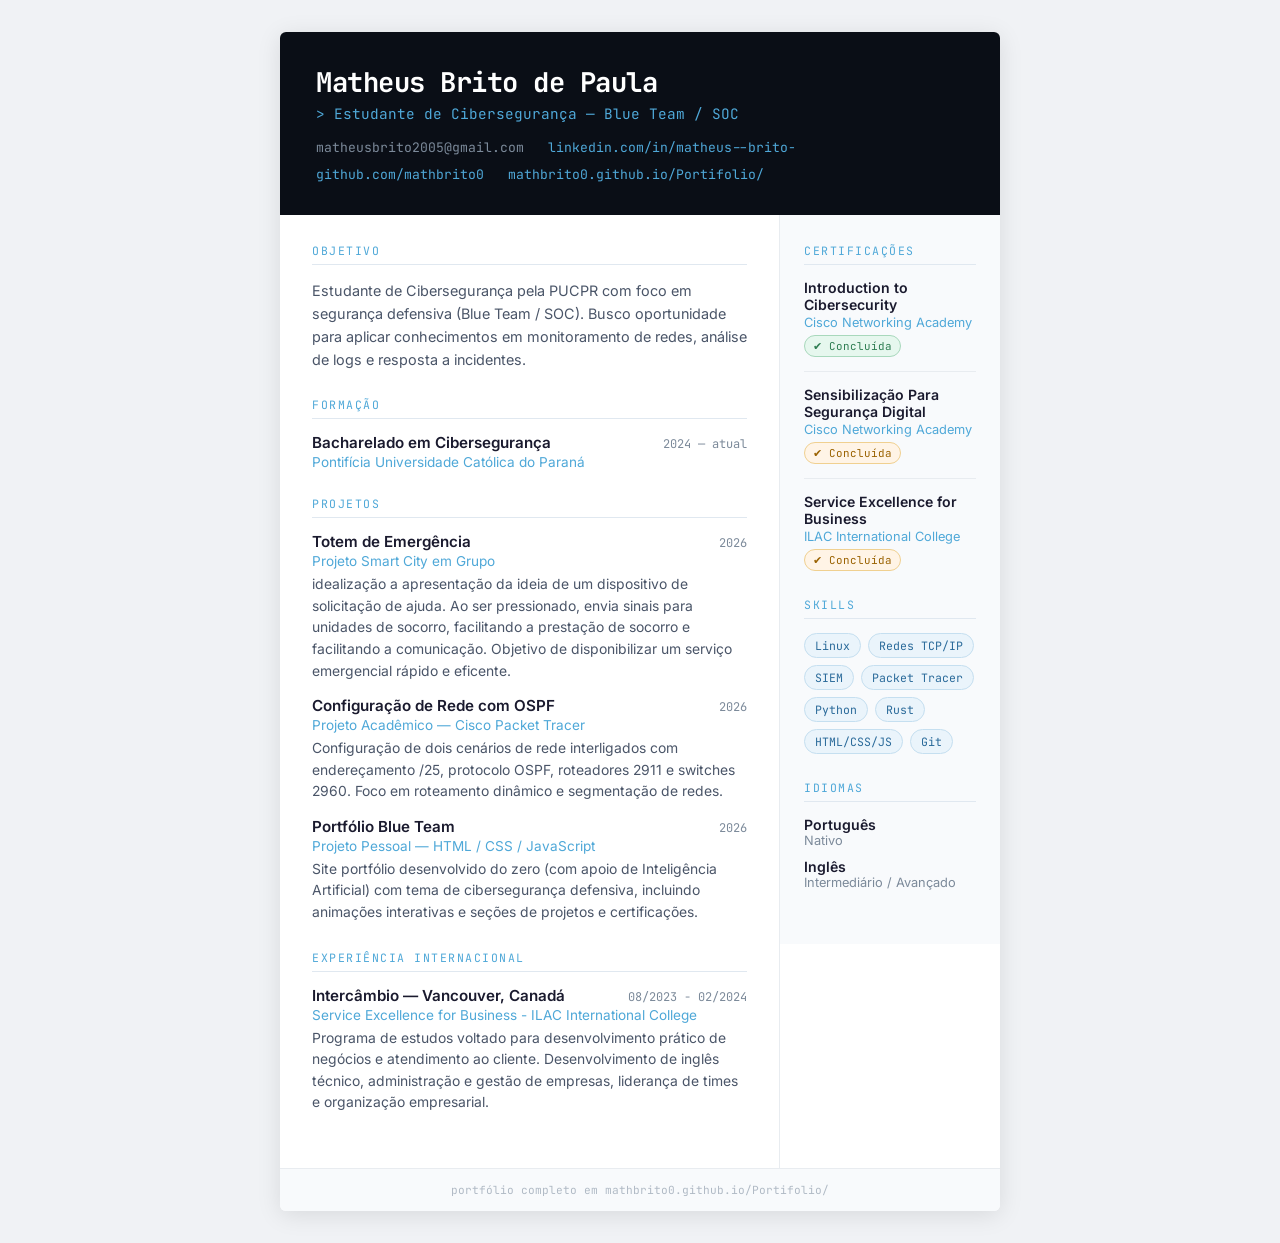
<file: curriculo.html>
<!DOCTYPE html>
<html lang="pt-BR">
<head>
<meta charset="UTF-8">
<meta name="viewport" content="width=device-width, initial-scale=1.0">
<title>Currículo — Matheus Brito de Paula</title>
<link href="https://fonts.googleapis.com/css2?family=JetBrains+Mono:wght@400;600&family=Inter:wght@400;500;600&display=swap" rel="stylesheet">
<style>
  * { margin: 0; padding: 0; box-sizing: border-box; }
 
  body {
    font-family: 'Inter', sans-serif;
    background: #f0f2f5;
    color: #1a1a2e;
    padding: 32px 16px;
  }
 
  .cv {
    max-width: 720px;
    margin: 0 auto;
    background: #fff;
    border-radius: 6px;
    overflow: hidden;
    box-shadow: 0 4px 24px rgba(0,0,0,0.10);
  }
 
  /* CABEÇALHO */
  .cv-header {
    background: #0a0e16;
    padding: 32px 36px;
    color: #fff;
  }
 
  .cv-header h1 {
    font-family: 'JetBrains Mono', monospace;
    font-size: 1.7rem;
    letter-spacing: -0.5px;
    color: #fff;
  }
 
  .cv-header .cv-role {
    color: #4fa8d8;
    font-family: 'JetBrains Mono', monospace;
    font-size: 0.9rem;
    margin-top: 4px;
    margin-bottom: 16px;
  }
 
  .cv-contacts {
    display: flex;
    flex-wrap: wrap;
    gap: 10px 24px;
    font-size: 0.82rem;
    color: #7c8a9a;
    font-family: 'JetBrains Mono', monospace;
  }
 
  .cv-contacts a { color: #4fa8d8; text-decoration: none; }
 
  /* CORPO */
  .cv-body {
    display: grid;
    grid-template-columns: 1fr 220px;
    align-items: start;
  }
 
  .cv-main { padding: 28px 32px; border-right: 1px solid #e8ecf0; }
  .cv-side { padding: 28px 24px; background: #f8fafc; }
 
  /* seção */
  .cv-section { margin-bottom: 26px; }
 
  .cv-section-title {
    font-family: 'JetBrains Mono', monospace;
    font-size: 0.72rem;
    letter-spacing: 1.5px;
    text-transform: uppercase;
    color: #4fa8d8;
    border-bottom: 1px solid #e0e8f0;
    padding-bottom: 6px;
    margin-bottom: 14px;
  }
 
  /* item genérico */
  .cv-item { margin-bottom: 14px; }
 
  .cv-item-header {
    display: flex;
    justify-content: space-between;
    align-items: baseline;
    gap: 8px;
    flex-wrap: wrap;
  }
 
  .cv-item-title {
    font-weight: 600;
    font-size: 0.95rem;
  }
 
  .cv-item-date {
    font-family: 'JetBrains Mono', monospace;
    font-size: 0.75rem;
    color: #7c8a9a;
    white-space: nowrap;
  }
 
  .cv-item-sub {
    font-size: 0.85rem;
    color: #4fa8d8;
    margin-top: 2px;
  }
 
  .cv-item-desc {
    font-size: 0.87rem;
    color: #4a5568;
    margin-top: 5px;
    line-height: 1.55;
  }
 
  /* tags de skill */
  .skill-tags { display: flex; flex-wrap: wrap; gap: 7px; }
 
  .skill-tag {
    font-family: 'JetBrains Mono', monospace;
    font-size: 0.72rem;
    background: #eaf4fb;
    color: #2a6a9a;
    border: 1px solid #c5dff0;
    padding: 4px 10px;
    border-radius: 20px;
  }
 
  /* certificação na sidebar */
  .cert-item {
    margin-bottom: 14px;
    padding-bottom: 14px;
    border-bottom: 1px solid #e8ecf0;
  }
  .cert-item:last-child { border-bottom: none; margin-bottom: 0; padding-bottom: 0; }
 
  .cert-name {
    font-weight: 600;
    font-size: 0.88rem;
  }
 
  .cert-org {
    font-size: 0.8rem;
    color: #4fa8d8;
    margin-top: 2px;
  }
 
  .cert-status {
    display: inline-block;
    margin-top: 5px;
    font-family: 'JetBrains Mono', monospace;
    font-size: 0.68rem;
    padding: 3px 8px;
    border-radius: 20px;
  }
 
  .cert-done {
    background: #e6f7ee;
    color: #2e7d52;
    border: 1px solid #a8d8bc;
  }
 
  .cert-ongoing {
    background: #fff4e6;
    color: #9a6200;
    border: 1px solid #f0d090;
  }
 
  /* idioma */
  .lang-item { margin-bottom: 10px; }
  .lang-name { font-weight: 600; font-size: 0.88rem; }
  .lang-level { font-size: 0.8rem; color: #7c8a9a; }
 
  /* nota de rodapé */
  .cv-footer {
    text-align: center;
    padding: 14px;
    font-family: 'JetBrains Mono', monospace;
    font-size: 0.7rem;
    color: #b0bac5;
    background: #f8fafc;
    border-top: 1px solid #e8ecf0;
  }
 
  @media print {
    body { background: #fff; padding: 0; }
    .cv { box-shadow: none; border-radius: 0; }
  }
 
  @media (max-width: 580px) {
    .cv-body { grid-template-columns: 1fr; }
    .cv-main { border-right: none; border-bottom: 1px solid #e8ecf0; }
  }
</style>
</head>
<body>
<div class="cv">
 
  <!-- CABEÇALHO -->
  <div class="cv-header">
    <h1>Matheus Brito de Paula</h1>
    <div class="cv-role">&gt; Estudante de Cibersegurança — Blue Team / SOC</div>
    <div class="cv-contacts">
      <span>matheusbrito2005@gmail.com</span>
      <a href="#">linkedin.com/in/matheus--brito-</a>
      <a href="#">github.com/mathbrito0</a>
      <a href="#">mathbrito0.github.io/Portifolio/</a>
    </div>
  </div>
 
  <div class="cv-body">
 
    <!-- COLUNA PRINCIPAL -->
    <div class="cv-main">
 
      <!-- OBJETIVO -->
      <div class="cv-section">
        <div class="cv-section-title">Objetivo</div>
        <p style="font-size:0.9rem; color:#4a5568; line-height:1.6;">
          Estudante de Cibersegurança pela PUCPR com foco em segurança defensiva (Blue Team / SOC).
          Busco oportunidade para aplicar conhecimentos em monitoramento de redes,
          análise de logs e resposta a incidentes.
        </p>
      </div>
 
      <!-- FORMAÇÃO -->
      <div class="cv-section">
        <div class="cv-section-title">Formação</div>
        <div class="cv-item">
          <div class="cv-item-header">
            <span class="cv-item-title">Bacharelado em Cibersegurança</span>
            <span class="cv-item-date">2024 — atual</span>
          </div>
          <div class="cv-item-sub">Pontifícia Universidade Católica do Paraná</div>
        </div>
      </div>
 
      <!-- PROJETOS -->
      <div class="cv-section">
        <div class="cv-section-title">Projetos</div>

         <div class="cv-item">
          <div class="cv-item-header">
            <span class="cv-item-title">Totem de Emergência</span>
            <span class="cv-item-date">2026</span>
          </div>
          <div class="cv-item-sub">Projeto Smart City em Grupo</div>
          <p class="cv-item-desc">
            idealização a apresentação da ideia de um dispositivo de solicitação de ajuda. Ao ser pressionado,
            envia sinais para unidades de socorro, facilitando a prestação de socorro e facilitando a comunicação.
            Objetivo de disponibilizar um serviço emergencial rápido e eficente.
          </p>
        </div>
 
        <div class="cv-item">
          <div class="cv-item-header">
            <span class="cv-item-title">Configuração de Rede com OSPF</span>
            <span class="cv-item-date">2026</span>
          </div>
          <div class="cv-item-sub">Projeto Acadêmico — Cisco Packet Tracer</div>
          <p class="cv-item-desc">
            Configuração de dois cenários de rede interligados com endereçamento /25,
            protocolo OSPF, roteadores 2911 e switches 2960. Foco em roteamento dinâmico
            e segmentação de redes.
          </p>
        </div>
 
        <div class="cv-item">
          <div class="cv-item-header">
            <span class="cv-item-title">Portfólio Blue Team</span>
            <span class="cv-item-date">2026</span>
          </div>
          <div class="cv-item-sub">Projeto Pessoal — HTML / CSS / JavaScript</div>
          <p class="cv-item-desc">
            Site portfólio desenvolvido do zero (com apoio de Inteligência Artificial) 
            com tema de cibersegurança defensiva,
            incluindo animações interativas e seções de projetos e certificações.
          </p>
        </div>

        <!-- copie o bloco cv-item acima para adicionar mais projetos -->
      </div>
 
      <!-- INTERCÂMBIO -->
      <div class="cv-section">
        <div class="cv-section-title">Experiência Internacional</div>
        <div class="cv-item">
          <div class="cv-item-header">
            <span class="cv-item-title">Intercâmbio — Vancouver, Canadá</span>
            <span class="cv-item-date">08/2023 - 02/2024</span>
          </div>
          <div class="cv-item-sub">Service Excellence for Business - ILAC International College</div>
          <p class="cv-item-desc">
            Programa de estudos voltado para desenvolvimento prático de negócios e atendimento ao cliente.
            Desenvolvimento de inglês técnico, administração e gestão de empresas, liderança de times e organização empresarial.
          </p>
        </div>
      </div>
 
    </div>
 
    <!-- SIDEBAR -->
    <div class="cv-side">
 
      <!-- CERTIFICAÇÕES -->
      <div class="cv-section">
        <div class="cv-section-title">Certificações</div>
 
        <div class="cert-item">
          <div class="cert-name">Introduction to Cibersecurity</div>
          <div class="cert-org">Cisco Networking Academy</div>
          <span class="cert-status cert-done">✔ Concluída</span>
        </div>
 
        <div class="cert-item">
          <div class="cert-name">Sensibilização Para Segurança Digital</div>
          <div class="cert-org">Cisco Networking Academy</div>
          <span class="cert-status cert-ongoing">✔ Concluída</span>
        </div>
        
        <div class="cert-item">
          <div class="cert-name">Service Excellence for Business</div>
          <div class="cert-org">ILAC International College</div>
          <span class="cert-status cert-ongoing">✔ Concluída</span>
        </div>
 
        <!-- copie o bloco cert-item para adicionar mais -->
      </div>
 
      <!-- HABILIDADES -->
      <div class="cv-section">
        <div class="cv-section-title">Skills</div>
        <div class="skill-tags">
          <span class="skill-tag">Linux</span>
          <span class="skill-tag">Redes TCP/IP</span>
          <span class="skill-tag">SIEM</span>
          <span class="skill-tag">Packet Tracer</span>
          <span class="skill-tag">Python</span>
          <span class="skill-tag">Rust</span>
          <span class="skill-tag">HTML/CSS/JS</span>
          <span class="skill-tag">Git</span>
        </div>
      </div>
 
      <!-- IDIOMAS -->
      <div class="cv-section">
        <div class="cv-section-title">Idiomas</div>
        <div class="lang-item">
          <div class="lang-name">Português</div>
          <div class="lang-level">Nativo</div>
        </div>
        <div class="lang-item">
          <div class="lang-name">Inglês</div>
          <div class="lang-level">Intermediário / Avançado</div>
        </div>
      </div>
 
    </div>
  </div>
 
  <div class="cv-footer">portfólio completo em mathbrito0.github.io/Portifolio/</div>
</div>
</body>
</html>
</file>
<file: CSS/style.css>
* {
  box-sizing: border-box;
}

body::before {
    content: "";
    position: fixed;
    top: 0;
    left: 0;
    width: 100vw;
    height: 100vh;
    background: linear-gradient(
        to bottom,
        rgba(255, 255, 255, 0),
        rgba(255, 255, 255, 0) 50%,
        rgba(0, 0, 0, 0.2) 50%,
        rgba(0, 0, 0, 0.2)
    );
    background-size: 100% 4px;
    z-index: 9999;
    pointer-events: none;
}

.language-switcher {
  display: flex;
  align-items: center;
  gap: 4px;
  margin-left: 15px; /* Espaço separando do status */
}

.lang-btn {
  background: none;
  border: none;
  color: var(--text-dim);
  font-family: var(--font-mono);
  font-size: 0.75rem;
  cursor: pointer;
  padding: 0 2px;
  transition: color 0.2s ease, text-shadow 0.2s ease;
}

.lang-btn:hover {
  color: var(--accent-glow);
}

.lang-btn.active {
  color: var(--accent);
  font-weight: 700;
  text-shadow: 0 0 6px rgba(79, 168, 216, 0.4);
}
:root {
  --bg: #0a0e16;
  --bg-panel: #0d1420;
  --bg-panel-hover: #121c2c;
  --border: #1c2733;
  --border-glow: rgba(79, 168, 216, 0.4);
  --text: #dbe4ee;
  --text-dim: #7c8a9a;
  --accent: #4fa8d8;
  --accent-glow: #7fd1ff;
  --glow-shadow: rgba(79, 168, 216, 0.25);
  --ok: #5fd68a;
 
  --font-mono: 'JetBrains Mono', monospace;
  --font-sans: 'Inter', sans-serif;
}
 
* {
  margin: 0;
  padding: 0;
  box-sizing: border-box;
}

html { scroll-behavior: smooth; }
 
body {
  background: var(--bg);
  color: var(--text);
  font-family: var(--font-sans);
  line-height: 1.6;
  overflow-x: hidden;
  transition: background-color 0.8s ease, color 0.8s ease;
}

#bgCanvas {
  position: fixed;
  top: 0;
  left: 0;
  width: 100vw;
  height: 100vh;
  z-index: -1;
  pointer-events: none;
}

.shield-bg {
  position: absolute;
  top: 45%;
  left: 50%;
  transform: translate(-50%, -50%);
  width: clamp(280px, 45vw, 480px);
  height: clamp(280px, 45vw, 480px);
  pointer-events: none;
  z-index: 0;
  color: var(--accent);
  opacity: 0.05;
  animation: shieldFloat 8s ease-in-out infinite alternate;
}

.shield-bg svg {
  width: 100%;
  height: 100%;
  filter: drop-shadow(0 0 25px rgba(79, 168, 216, 0.4));
}

@keyframes shieldFloat {
  0% { transform: translate(-50%, -50%) scale(1); opacity: 0.04; filter: drop-shadow(0 0 15px rgba(79, 168, 216, 0.2)); }
  100% { transform: translate(-50%, -46%) scale(1.04); opacity: 0.08; filter: drop-shadow(0 0 35px rgba(127, 209, 255, 0.6)); }
}

.status-bar {
  display: flex;
  align-items: center;
  gap: 8px;
  background: #000;
  color: var(--text-dim);
  font-family: var(--font-mono);
  font-size: 0.75rem;
  padding: 6px 16px;
  border-bottom: 1px solid var(--border);
}
 
.status-dot {
  width: 8px;
  height: 8px;
  border-radius: 50%;
  background: var(--ok);
  box-shadow: 0 0 8px var(--ok);
  animation: pulse 2s infinite;
}

@keyframes pulse {
  0% { box-shadow: 0 0 0 0 rgba(95, 214, 138, 0.7); }
  70% { box-shadow: 0 0 0 8px rgba(95, 214, 138, 0); }
  100% { box-shadow: 0 0 0 0 rgba(95, 214, 138, 0); }
}
 
.status-bar-clock { margin-left: auto; }
 
.nav {
  position: sticky;
  top: 0;
  z-index: 100;
  display: flex;
  align-items: center;
  justify-content: space-between;
  padding: 16px 32px;
  background: rgba(10, 14, 22, 0.85);
  border-bottom: 1px solid var(--border);
  backdrop-filter: blur(12px);
  transition: border-color 0.3s ease;
}

.nav:hover { border-bottom-color: rgba(79, 168, 216, 0.2); }
 
.nav-logo {
  font-family: var(--font-mono);
  font-weight: 700;
  color: var(--accent);
  text-shadow: 0 0 10px rgba(79, 168, 216, 0.3);
}
 
.cursor-blink { animation: blink 1s step-end infinite; }
@keyframes blink { 50% { opacity: 0; } }
 
.nav-links {
  display: flex;
  gap: 28px;
  font-family: var(--font-mono);
}
 
.nav-links a {
  color: var(--text-dim);
  text-decoration: none;
  font-size: 0.9rem;
  transition: color 0.3s ease, text-shadow 0.3s ease;
}
 
.nav-links a:hover {
  color: var(--accent-glow);
  text-shadow: 0 0 8px rgba(127, 209, 255, 0.5);
}

.nav-toggle {
  display: none;
  flex-direction: column;
  gap: 5px;
  background: none;
  border: none;
  cursor: pointer;
}
 
.nav-toggle span {
  width: 24px;
  height: 2px;
  background: var(--text);
  transition: 0.3s;
}
 
.hero {
  position: relative;
  overflow: hidden;
  min-height: 75vh;
  display: flex;
  flex-direction: column;
  justify-content: center;
  align-items: flex-start;
  padding: 40px 32px;
  max-width: 850px;
  margin: 0 auto;
}

.terminal-intro, .hero-name, .hero-subtitle, .hero .btn {
  position: relative;
  z-index: 1;
}
 
.terminal-intro {
  font-family: var(--font-mono);
  font-size: 0.95rem;
  color: var(--accent);
  white-space: pre-wrap;
  min-height: 90px;
  text-shadow: 0 0 5px rgba(79, 168, 216, 0.3);
}
 
.hero-name {
  font-family: var(--font-mono);
  font-size: clamp(2.2rem, 6vw, 3.8rem);
  margin-top: 12px;
  letter-spacing: -0.5px;
  background: linear-gradient(135deg, #ffffff 0%, var(--text-dim) 100%);
  background-clip: text;
  -webkit-background-clip: text;
  -webkit-text-fill-color: transparent;
}
 
.hero-subtitle {
  color: var(--text-dim);
  margin-top: 8px;
  font-size: 1.15rem;
}

.btn {
  display: inline-block;
  margin-top: 32px;
  padding: 12px 24px;
  border: 1px solid var(--accent);
  border-radius: 6px;
  color: var(--accent-glow);
  font-family: var(--font-mono);
  font-size: 0.9rem;
  text-decoration: none;
  background: rgba(79, 168, 216, 0.05);
  box-shadow: 0 0 15px rgba(79, 168, 216, 0.1);
  transition: all 0.3s cubic-bezier(0.4, 0, 0.2, 1);
  cursor: pointer;
}
 
.btn:hover {
  background: var(--accent);
  color: #0a0e16;
  font-weight: 700;
  box-shadow: 0 0 25px rgba(79, 168, 216, 0.6);
  transform: translateY(-2px);
}
 
.section {
  max-width: 900px;
  margin: 0 auto;
  padding: 60px 32px;
}

.reveal {
  opacity: 0;
  transform: translateY(30px);
  transition: opacity 0.8s ease, transform 0.8s ease;
}

.reveal.active {
  opacity: 1;
  transform: translateY(0);
}
 
.section-title {
  font-family: var(--font-mono);
  color: var(--accent);
  font-size: 1.3rem;
  margin-bottom: 24px;
  display: flex;
  align-items: center;
  gap: 10px;
}

.section-title::after {
  content: "";
  flex: 1;
  height: 1px;
  background: linear-gradient(90deg, var(--border), transparent);
}
 
.panel {
  background: var(--bg-panel);
  border: 1px solid var(--border);
  border-radius: 8px;
  padding: 28px;
  box-shadow: 0 4px 20px rgba(0, 0, 0, 0.3);
  transition: border-color 0.3s ease, box-shadow 0.3s ease;
}

.panel:hover {
  border-color: var(--border-glow);
  box-shadow: 0 0 20px rgba(79, 168, 216, 0.1);
}
 
.skills-grid {
  display: grid;
  grid-template-columns: repeat(2, 1fr);
  gap: 20px;
}
 
.skill-card {
  background: var(--bg-panel);
  border: 1px solid var(--border);
  border-radius: 8px;
  padding: 18px;
  transition: all 0.3s ease;
}

.skill-card:hover {
  border-color: var(--border-glow);
  transform: translateY(-2px);
  box-shadow: 0 6px 20px rgba(0, 0, 0, 0.4);
}
 
.skill-name {
  font-family: var(--font-mono);
  font-size: 0.9rem;
  margin-bottom: 12px;
  color: var(--text);
}
 
.skill-bar {
  width: 100%;
  height: 6px;
  background: rgba(28, 39, 51, 0.8);
  border-radius: 3px;
  overflow: hidden;
}
 
.skill-fill {
  height: 100%;
  background: linear-gradient(90deg, var(--accent), var(--accent-glow));
  width: 0%;
  border-radius: 3px;
  box-shadow: 0 0 8px rgba(127, 209, 255, 0.5);
  transition: width 1.5s cubic-bezier(0.1, 0.5, 0.1, 1);
}
 
.skills-note {
  color: var(--text-dim);
  font-size: 0.85rem;
  margin-top: 18px;
  font-family: var(--font-mono);
}
 
.projects-grid {
  display: grid;
  grid-template-columns: repeat(auto-fit, minmax(260px, 1fr));
  gap: 22px;
}
 
.project-card {
  background: var(--bg-panel);
  border: 1px solid var(--border);
  border-radius: 8px;
  padding: 24px;
  display: flex;
  flex-direction: column;
  transition: all 0.3s cubic-bezier(0.4, 0, 0.2, 1);
  position: relative;
  overflow: hidden;
}
 
.project-card:hover {
  border-color: var(--accent);
  background: var(--bg-panel-hover);
  transform: translateY(-5px);
  box-shadow: 0 10px 30px -10px var(--glow-shadow);
}

.project-card h3 {
  font-family: var(--font-mono);
  font-size: 1.1rem;
  margin-bottom: 10px;
  color: #fff;
}
 
.project-card p {
  color: var(--text-dim);
  font-size: 0.92rem;
  margin-bottom: 18px;
  flex-grow: 1;
}
 
.tags {
  display: flex;
  gap: 8px;
  flex-wrap: wrap;
  margin-bottom: 18px;
}
 
.tag {
  font-family: var(--font-mono);
  font-size: 0.75rem;
  color: var(--accent-glow);
  background: rgba(79, 168, 216, 0.08);
  border: 1px solid rgba(79, 168, 216, 0.2);
  padding: 3px 10px;
  border-radius: 20px;
}
 
.project-link {
  color: var(--accent);
  font-family: var(--font-mono);
  font-size: 0.85rem;
  text-decoration: none;
  display: inline-flex;
  align-items: center;
  gap: 6px;
  transition: color 0.2s ease, gap 0.2s ease;
}
 
.project-link:hover {
  color: var(--accent-glow);
  gap: 10px;
  text-shadow: 0 0 8px rgba(127, 209, 255, 0.4);
}
 
.contact-links {
  display: flex;
  gap: 20px;
  margin-top: 16px;
  font-family: var(--font-mono);
}
 
.contact-links a {
  color: var(--accent);
  text-decoration: none;
  padding: 8px 16px;
  border: 1px solid var(--border);
  border-radius: 6px;
  background: rgba(255, 255, 255, 0.02);
  transition: all 0.3s ease;
}
 
.contact-links a:hover {
  border-color: var(--accent);
  color: var(--accent-glow);
  box-shadow: 0 0 15px rgba(79, 168, 216, 0.2);
  transform: translateY(-2px);
}
 
.footer {
  text-align: center;
  padding: 32px 24px;
  color: var(--text-dim);
  font-size: 0.8rem;
  font-family: var(--font-mono);
  border-top: 1px solid var(--border);
}
 
@media (max-width: 640px) {
  .nav-toggle { display: flex; }
  .nav-links {
    display: none;
    position: absolute;
    top: 100%;
    left: 0;
    right: 0;
    background: rgba(10, 14, 22, 0.98);
    flex-direction: column;
    padding: 20px 32px;
    border-bottom: 1px solid var(--border);
    backdrop-filter: blur(12px);
  }
  .nav-links.open { display: flex; }
  .skills-grid { grid-template-columns: 1fr; }
  .contact-links { flex-direction: column; }
}

/* ==========================================================
   EFEITOS RED TEAM, PURPLE TEAM E SCANNER
   ========================================================== */
body.red-alert::before {
  content: "";
  position: fixed;
  top: 0; left: 0; width: 100vw; height: 100vh;
  background: rgba(239, 68, 68, 0.05);
  box-shadow: inset 0 0 120px rgba(239, 68, 68, 0.4);
  z-index: 9999;
  pointer-events: none;
  animation: redPulse 0.4s infinite alternate;
}

@keyframes redPulse {
  0% { opacity: 0.3; }
  100% { opacity: 1; }
}

@keyframes glitch-anim {
  0% { transform: translate(-50%, -50%) skew(0deg); opacity: 0.8; filter: drop-shadow(4px 0 0 red) drop-shadow(-4px 0 0 blue); }
  20% { transform: translate(-48%, -52%) skew(6deg); opacity: 0.6; }
  40% { transform: translate(-52%, -48%) skew(-6deg); opacity: 0.9; }
  60% { transform: translate(-50%, -45%) skew(3deg); opacity: 0.7; }
  80% { transform: translate(-49%, -51%) skew(-3deg); opacity: 0.9; filter: drop-shadow(-4px 0 0 red) drop-shadow(4px 0 0 blue); }
  100% { transform: translate(-50%, -50%) skew(0deg); opacity: 0.8; }
}

.glitch-active {
  animation: glitch-anim 0.15s linear infinite !important;
}

/* Modo Purple Team */
body.purple-mode {
  --bg: #030305;
  --bg-panel: #0a0712;
  --bg-panel-hover: #120c20;
  --border: #3b1d54;
  --border-glow: rgba(168, 85, 247, 0.6);
  --accent: #a855f7;
  --accent-glow: #d8b4fe;
  --glow-shadow: rgba(168, 85, 247, 0.3);
  font-family: var(--font-mono);
}

body.purple-mode #bgCanvas,
body.purple-mode .shield-bg {
  filter: hue-rotate(65deg);
  transition: filter 1.5s ease;
}

body.purple-mode .panel,
body.purple-mode .project-card,
body.purple-mode .skill-card,
body.purple-mode .btn {
  border-radius: 0;
  border-style: dashed;
}

body.purple-mode h1,
body.purple-mode h2,
body.purple-mode h3 {
  letter-spacing: 1.5px;
}

/* Efeito Scanner (Retorno ao Blue Team) */
.scan-wipe {
  position: fixed;
  top: -100%;
  left: 0;
  width: 100vw;
  height: 100vh;
  background: linear-gradient(to bottom, rgba(95, 214, 138, 0) 0%, rgba(95, 214, 138, 0.1) 90%, rgba(95, 214, 138, 0.8) 100%);
  border-bottom: 3px solid var(--ok);
  z-index: 10000;
  pointer-events: none;
}

.scan-active .scan-wipe {
  animation: scanDown 1.8s cubic-bezier(0.4, 0, 0.2, 1) forwards;
}

@keyframes scanDown {
  0% { top: -100%; }
  100% { top: 100%; }
}
  </style>
</file>
<file: Portifólio/CSS/style.css>
.language-switcher {
  display: flex;
  align-items: center;
  gap: 4px;
  margin-left: 15px; /* Espaço separando do status */
}

.lang-btn {
  background: none;
  border: none;
  color: var(--text-dim);
  font-family: var(--font-mono);
  font-size: 0.75rem;
  cursor: pointer;
  padding: 0 2px;
  transition: color 0.2s ease, text-shadow 0.2s ease;
}

.lang-btn:hover {
  color: var(--accent-glow);
}

.lang-btn.active {
  color: var(--accent);
  font-weight: 700;
  text-shadow: 0 0 6px rgba(79, 168, 216, 0.4);
}
:root {
  --bg: #0a0e16;
  --bg-panel: #0d1420;
  --bg-panel-hover: #121c2c;
  --border: #1c2733;
  --border-glow: rgba(79, 168, 216, 0.4);
  --text: #dbe4ee;
  --text-dim: #7c8a9a;
  --accent: #4fa8d8;
  --accent-glow: #7fd1ff;
  --glow-shadow: rgba(79, 168, 216, 0.25);
  --ok: #5fd68a;
 
  --font-mono: 'JetBrains Mono', monospace;
  --font-sans: 'Inter', sans-serif;
}
 
* {
  margin: 0;
  padding: 0;
  box-sizing: border-box;
}

html { scroll-behavior: smooth; }
 
body {
  background: var(--bg);
  color: var(--text);
  font-family: var(--font-sans);
  line-height: 1.6;
  overflow-x: hidden;
  transition: background-color 0.8s ease, color 0.8s ease;
}

#bgCanvas {
  position: fixed;
  top: 0;
  left: 0;
  width: 100vw;
  height: 100vh;
  z-index: -1;
  pointer-events: none;
}

.shield-bg {
  position: absolute;
  top: 45%;
  left: 50%;
  transform: translate(-50%, -50%);
  width: clamp(280px, 45vw, 480px);
  height: clamp(280px, 45vw, 480px);
  pointer-events: none;
  z-index: 0;
  color: var(--accent);
  opacity: 0.05;
  animation: shieldFloat 8s ease-in-out infinite alternate;
}

.shield-bg svg {
  width: 100%;
  height: 100%;
  filter: drop-shadow(0 0 25px rgba(79, 168, 216, 0.4));
}

@keyframes shieldFloat {
  0% { transform: translate(-50%, -50%) scale(1); opacity: 0.04; filter: drop-shadow(0 0 15px rgba(79, 168, 216, 0.2)); }
  100% { transform: translate(-50%, -46%) scale(1.04); opacity: 0.08; filter: drop-shadow(0 0 35px rgba(127, 209, 255, 0.6)); }
}

.status-bar {
  display: flex;
  align-items: center;
  gap: 8px;
  background: #000;
  color: var(--text-dim);
  font-family: var(--font-mono);
  font-size: 0.75rem;
  padding: 6px 16px;
  border-bottom: 1px solid var(--border);
}
 
.status-dot {
  width: 8px;
  height: 8px;
  border-radius: 50%;
  background: var(--ok);
  box-shadow: 0 0 8px var(--ok);
  animation: pulse 2s infinite;
}

@keyframes pulse {
  0% { box-shadow: 0 0 0 0 rgba(95, 214, 138, 0.7); }
  70% { box-shadow: 0 0 0 8px rgba(95, 214, 138, 0); }
  100% { box-shadow: 0 0 0 0 rgba(95, 214, 138, 0); }
}
 
.status-bar-clock { margin-left: auto; }
 
.nav {
  position: sticky;
  top: 0;
  z-index: 100;
  display: flex;
  align-items: center;
  justify-content: space-between;
  padding: 16px 32px;
  background: rgba(10, 14, 22, 0.85);
  border-bottom: 1px solid var(--border);
  backdrop-filter: blur(12px);
  transition: border-color 0.3s ease;
}

.nav:hover { border-bottom-color: rgba(79, 168, 216, 0.2); }
 
.nav-logo {
  font-family: var(--font-mono);
  font-weight: 700;
  color: var(--accent);
  text-shadow: 0 0 10px rgba(79, 168, 216, 0.3);
}
 
.cursor-blink { animation: blink 1s step-end infinite; }
@keyframes blink { 50% { opacity: 0; } }
 
.nav-links {
  display: flex;
  gap: 28px;
  font-family: var(--font-mono);
}
 
.nav-links a {
  color: var(--text-dim);
  text-decoration: none;
  font-size: 0.9rem;
  transition: color 0.3s ease, text-shadow 0.3s ease;
}
 
.nav-links a:hover {
  color: var(--accent-glow);
  text-shadow: 0 0 8px rgba(127, 209, 255, 0.5);
}

.nav-toggle {
  display: none;
  flex-direction: column;
  gap: 5px;
  background: none;
  border: none;
  cursor: pointer;
}
 
.nav-toggle span {
  width: 24px;
  height: 2px;
  background: var(--text);
  transition: 0.3s;
}
 
.hero {
  position: relative;
  overflow: hidden;
  min-height: 75vh;
  display: flex;
  flex-direction: column;
  justify-content: center;
  align-items: flex-start;
  padding: 40px 32px;
  max-width: 850px;
  margin: 0 auto;
}

.terminal-intro, .hero-name, .hero-subtitle, .hero .btn {
  position: relative;
  z-index: 1;
}
 
.terminal-intro {
  font-family: var(--font-mono);
  font-size: 0.95rem;
  color: var(--accent);
  white-space: pre-wrap;
  min-height: 90px;
  text-shadow: 0 0 5px rgba(79, 168, 216, 0.3);
}
 
.hero-name {
  font-family: var(--font-mono);
  font-size: clamp(2.2rem, 6vw, 3.8rem);
  margin-top: 12px;
  letter-spacing: -0.5px;
  background: linear-gradient(135deg, #ffffff 0%, var(--text-dim) 100%);
  background-clip: text;
  -webkit-background-clip: text;
  -webkit-text-fill-color: transparent;
}
 
.hero-subtitle {
  color: var(--text-dim);
  margin-top: 8px;
  font-size: 1.15rem;
}

.btn {
  display: inline-block;
  margin-top: 32px;
  padding: 12px 24px;
  border: 1px solid var(--accent);
  border-radius: 6px;
  color: var(--accent-glow);
  font-family: var(--font-mono);
  font-size: 0.9rem;
  text-decoration: none;
  background: rgba(79, 168, 216, 0.05);
  box-shadow: 0 0 15px rgba(79, 168, 216, 0.1);
  transition: all 0.3s cubic-bezier(0.4, 0, 0.2, 1);
  cursor: pointer;
}
 
.btn:hover {
  background: var(--accent);
  color: #0a0e16;
  font-weight: 700;
  box-shadow: 0 0 25px rgba(79, 168, 216, 0.6);
  transform: translateY(-2px);
}
 
.section {
  max-width: 900px;
  margin: 0 auto;
  padding: 60px 32px;
}

.reveal {
  opacity: 0;
  transform: translateY(30px);
  transition: opacity 0.8s ease, transform 0.8s ease;
}

.reveal.active {
  opacity: 1;
  transform: translateY(0);
}
 
.section-title {
  font-family: var(--font-mono);
  color: var(--accent);
  font-size: 1.3rem;
  margin-bottom: 24px;
  display: flex;
  align-items: center;
  gap: 10px;
}

.section-title::after {
  content: "";
  flex: 1;
  height: 1px;
  background: linear-gradient(90deg, var(--border), transparent);
}
 
.panel {
  background: var(--bg-panel);
  border: 1px solid var(--border);
  border-radius: 8px;
  padding: 28px;
  box-shadow: 0 4px 20px rgba(0, 0, 0, 0.3);
  transition: border-color 0.3s ease, box-shadow 0.3s ease;
}

.panel:hover {
  border-color: var(--border-glow);
  box-shadow: 0 0 20px rgba(79, 168, 216, 0.1);
}
 
.skills-grid {
  display: grid;
  grid-template-columns: repeat(2, 1fr);
  gap: 20px;
}
 
.skill-card {
  background: var(--bg-panel);
  border: 1px solid var(--border);
  border-radius: 8px;
  padding: 18px;
  transition: all 0.3s ease;
}

.skill-card:hover {
  border-color: var(--border-glow);
  transform: translateY(-2px);
  box-shadow: 0 6px 20px rgba(0, 0, 0, 0.4);
}
 
.skill-name {
  font-family: var(--font-mono);
  font-size: 0.9rem;
  margin-bottom: 12px;
  color: var(--text);
}
 
.skill-bar {
  width: 100%;
  height: 6px;
  background: rgba(28, 39, 51, 0.8);
  border-radius: 3px;
  overflow: hidden;
}
 
.skill-fill {
  height: 100%;
  background: linear-gradient(90deg, var(--accent), var(--accent-glow));
  width: 0%;
  border-radius: 3px;
  box-shadow: 0 0 8px rgba(127, 209, 255, 0.5);
  transition: width 1.5s cubic-bezier(0.1, 0.5, 0.1, 1);
}
 
.skills-note {
  color: var(--text-dim);
  font-size: 0.85rem;
  margin-top: 18px;
  font-family: var(--font-mono);
}
 
.projects-grid {
  display: grid;
  grid-template-columns: repeat(auto-fit, minmax(260px, 1fr));
  gap: 22px;
}
 
.project-card {
  background: var(--bg-panel);
  border: 1px solid var(--border);
  border-radius: 8px;
  padding: 24px;
  display: flex;
  flex-direction: column;
  transition: all 0.3s cubic-bezier(0.4, 0, 0.2, 1);
  position: relative;
  overflow: hidden;
}
 
.project-card:hover {
  border-color: var(--accent);
  background: var(--bg-panel-hover);
  transform: translateY(-5px);
  box-shadow: 0 10px 30px -10px var(--glow-shadow);
}

.project-card h3 {
  font-family: var(--font-mono);
  font-size: 1.1rem;
  margin-bottom: 10px;
  color: #fff;
}
 
.project-card p {
  color: var(--text-dim);
  font-size: 0.92rem;
  margin-bottom: 18px;
  flex-grow: 1;
}
 
.tags {
  display: flex;
  gap: 8px;
  flex-wrap: wrap;
  margin-bottom: 18px;
}
 
.tag {
  font-family: var(--font-mono);
  font-size: 0.75rem;
  color: var(--accent-glow);
  background: rgba(79, 168, 216, 0.08);
  border: 1px solid rgba(79, 168, 216, 0.2);
  padding: 3px 10px;
  border-radius: 20px;
}
 
.project-link {
  color: var(--accent);
  font-family: var(--font-mono);
  font-size: 0.85rem;
  text-decoration: none;
  display: inline-flex;
  align-items: center;
  gap: 6px;
  transition: color 0.2s ease, gap 0.2s ease;
}
 
.project-link:hover {
  color: var(--accent-glow);
  gap: 10px;
  text-shadow: 0 0 8px rgba(127, 209, 255, 0.4);
}
 
.contact-links {
  display: flex;
  gap: 20px;
  margin-top: 16px;
  font-family: var(--font-mono);
}
 
.contact-links a {
  color: var(--accent);
  text-decoration: none;
  padding: 8px 16px;
  border: 1px solid var(--border);
  border-radius: 6px;
  background: rgba(255, 255, 255, 0.02);
  transition: all 0.3s ease;
}
 
.contact-links a:hover {
  border-color: var(--accent);
  color: var(--accent-glow);
  box-shadow: 0 0 15px rgba(79, 168, 216, 0.2);
  transform: translateY(-2px);
}
 
.footer {
  text-align: center;
  padding: 32px 24px;
  color: var(--text-dim);
  font-size: 0.8rem;
  font-family: var(--font-mono);
  border-top: 1px solid var(--border);
}
 
@media (max-width: 640px) {
  .nav-toggle { display: flex; }
  .nav-links {
    display: none;
    position: absolute;
    top: 100%;
    left: 0;
    right: 0;
    background: rgba(10, 14, 22, 0.98);
    flex-direction: column;
    padding: 20px 32px;
    border-bottom: 1px solid var(--border);
    backdrop-filter: blur(12px);
  }
  .nav-links.open { display: flex; }
  .skills-grid { grid-template-columns: 1fr; }
  .contact-links { flex-direction: column; }
}

/* ==========================================================
   EFEITOS RED TEAM, PURPLE TEAM E SCANNER
   ========================================================== */
body.red-alert::before {
  content: "";
  position: fixed;
  top: 0; left: 0; width: 100vw; height: 100vh;
  background: rgba(239, 68, 68, 0.05);
  box-shadow: inset 0 0 120px rgba(239, 68, 68, 0.4);
  z-index: 9999;
  pointer-events: none;
  animation: redPulse 0.4s infinite alternate;
}

@keyframes redPulse {
  0% { opacity: 0.3; }
  100% { opacity: 1; }
}

@keyframes glitch-anim {
  0% { transform: translate(-50%, -50%) skew(0deg); opacity: 0.8; filter: drop-shadow(4px 0 0 red) drop-shadow(-4px 0 0 blue); }
  20% { transform: translate(-48%, -52%) skew(6deg); opacity: 0.6; }
  40% { transform: translate(-52%, -48%) skew(-6deg); opacity: 0.9; }
  60% { transform: translate(-50%, -45%) skew(3deg); opacity: 0.7; }
  80% { transform: translate(-49%, -51%) skew(-3deg); opacity: 0.9; filter: drop-shadow(-4px 0 0 red) drop-shadow(4px 0 0 blue); }
  100% { transform: translate(-50%, -50%) skew(0deg); opacity: 0.8; }
}

.glitch-active {
  animation: glitch-anim 0.15s linear infinite !important;
}

/* Modo Purple Team */
body.purple-mode {
  --bg: #030305;
  --bg-panel: #0a0712;
  --bg-panel-hover: #120c20;
  --border: #3b1d54;
  --border-glow: rgba(168, 85, 247, 0.6);
  --accent: #a855f7;
  --accent-glow: #d8b4fe;
  --glow-shadow: rgba(168, 85, 247, 0.3);
  font-family: var(--font-mono);
}

body.purple-mode::after {
  content: " ";
  display: block;
  position: fixed;
  top: 0; left: 0; bottom: 0; right: 0;
  background: linear-gradient(rgba(18, 16, 16, 0) 50%, rgba(0, 0, 0, 0.3) 50%);
  background-size: 100% 4px;
  z-index: 9998;
  pointer-events: none;
}

body.purple-mode #bgCanvas,
body.purple-mode .shield-bg {
  filter: hue-rotate(65deg);
  transition: filter 1.5s ease;
}

body.purple-mode .panel,
body.purple-mode .project-card,
body.purple-mode .skill-card,
body.purple-mode .btn {
  border-radius: 0;
  border-style: dashed;
}

body.purple-mode h1,
body.purple-mode h2,
body.purple-mode h3 {
  letter-spacing: 1.5px;
}

/* Efeito Scanner (Retorno ao Blue Team) */
.scan-wipe {
  position: fixed;
  top: -100%;
  left: 0;
  width: 100vw;
  height: 100vh;
  background: linear-gradient(to bottom, rgba(95, 214, 138, 0) 0%, rgba(95, 214, 138, 0.1) 90%, rgba(95, 214, 138, 0.8) 100%);
  border-bottom: 3px solid var(--ok);
  z-index: 10000;
  pointer-events: none;
}

.scan-active .scan-wipe {
  animation: scanDown 1.8s cubic-bezier(0.4, 0, 0.2, 1) forwards;
}

@keyframes scanDown {
  0% { top: -100%; }
  100% { top: 100%; }
}
  </style>
</file>
